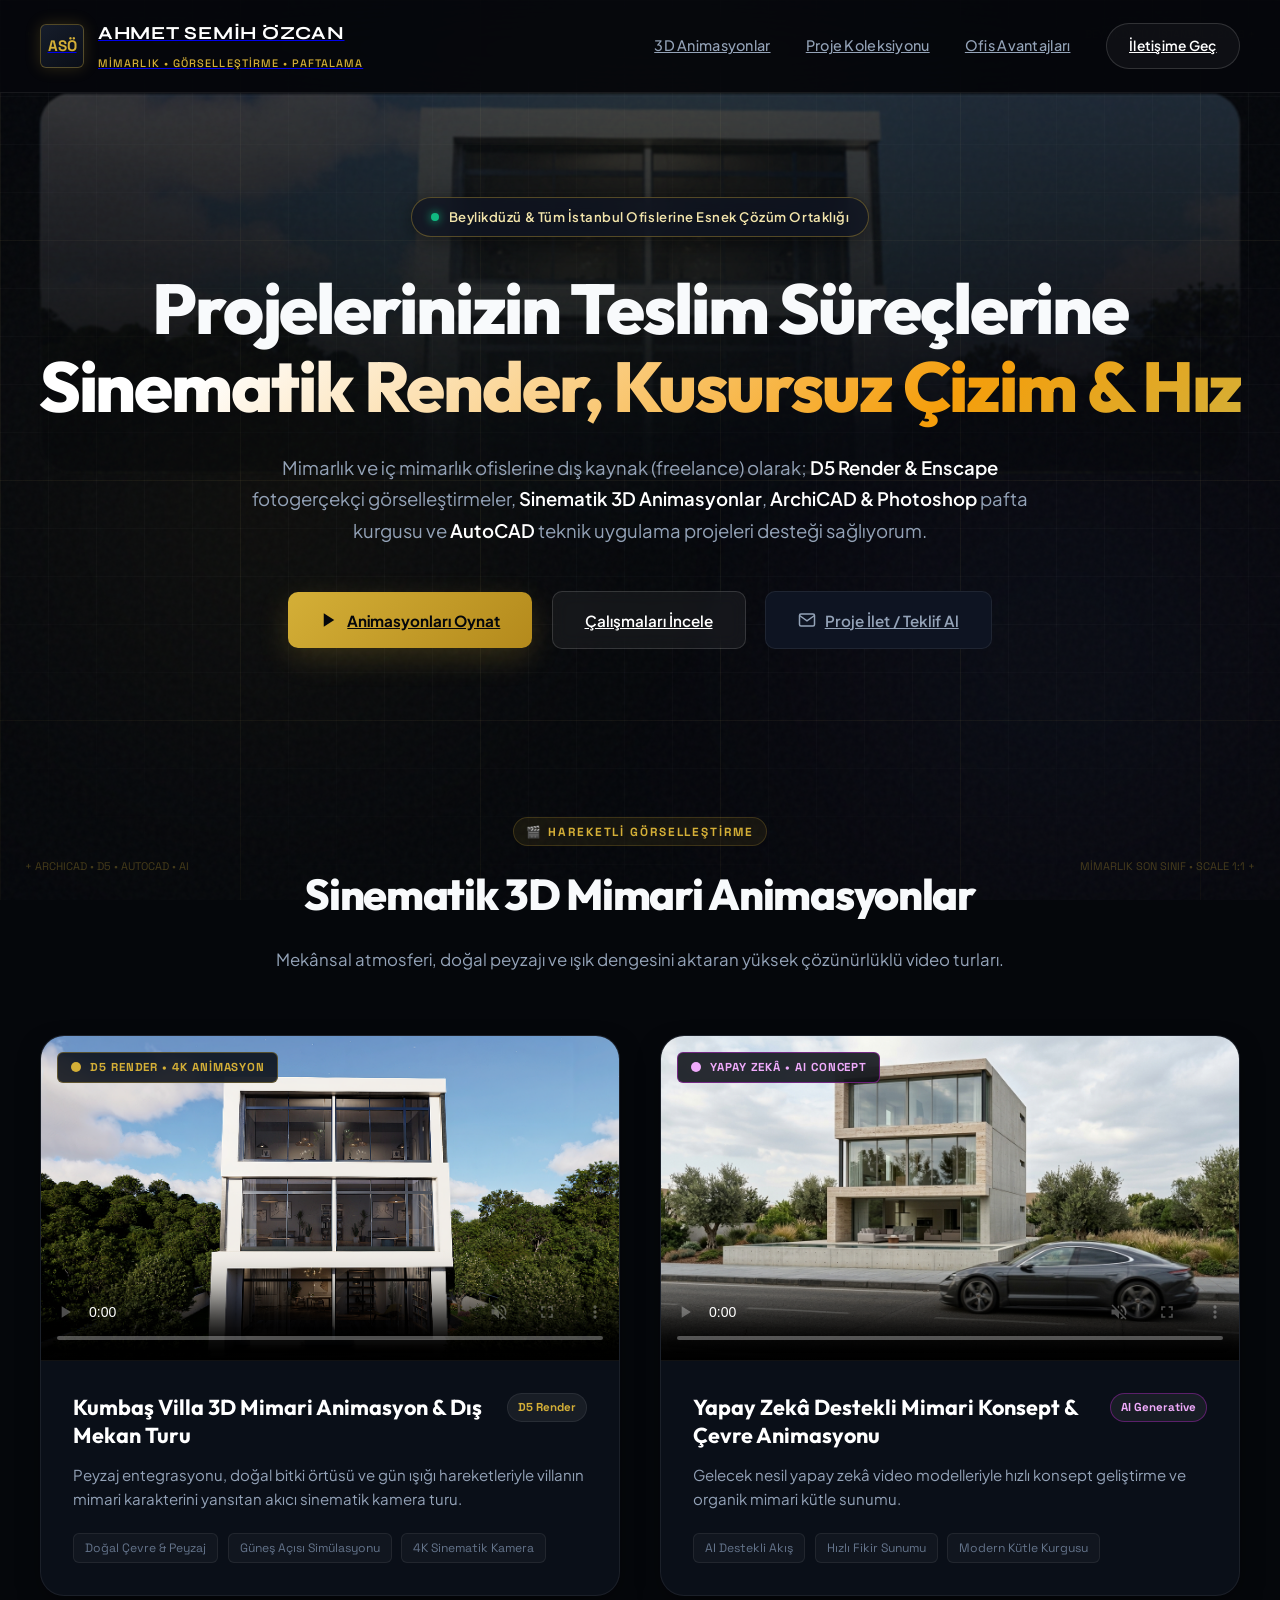
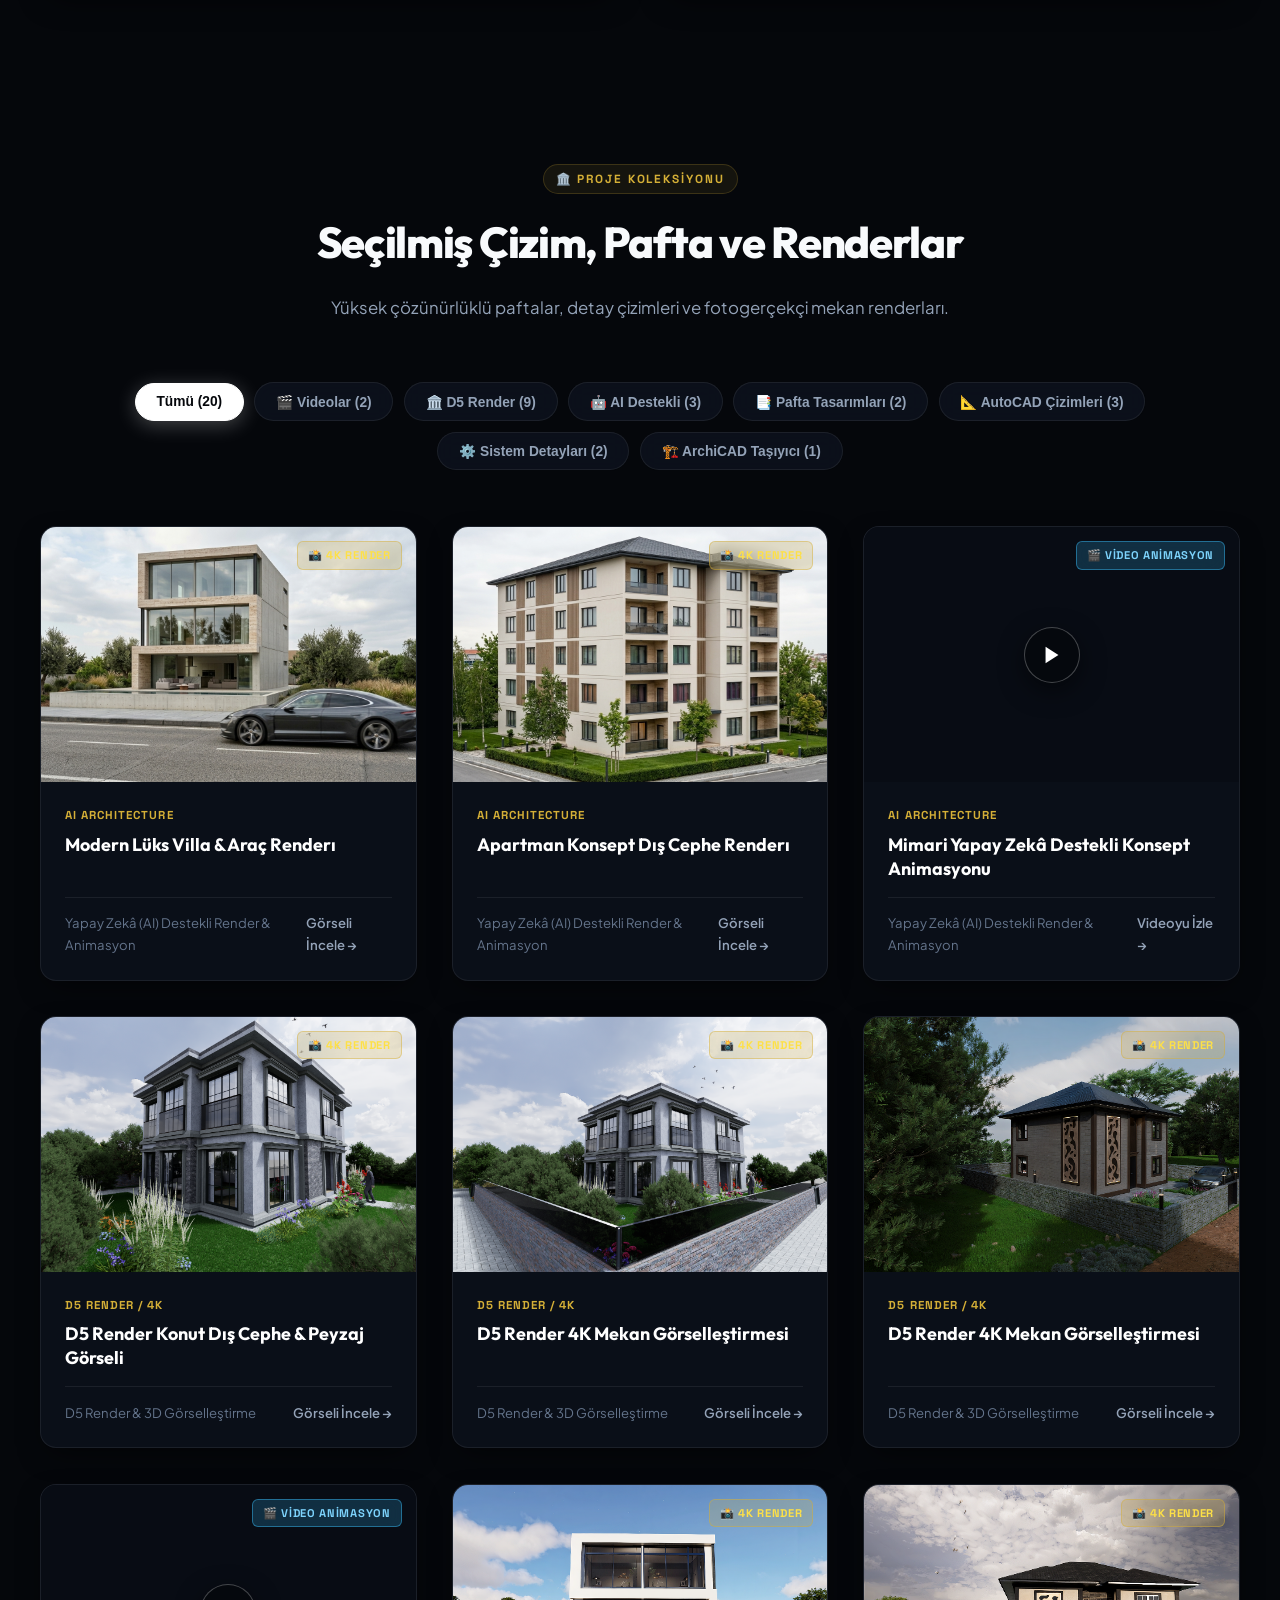
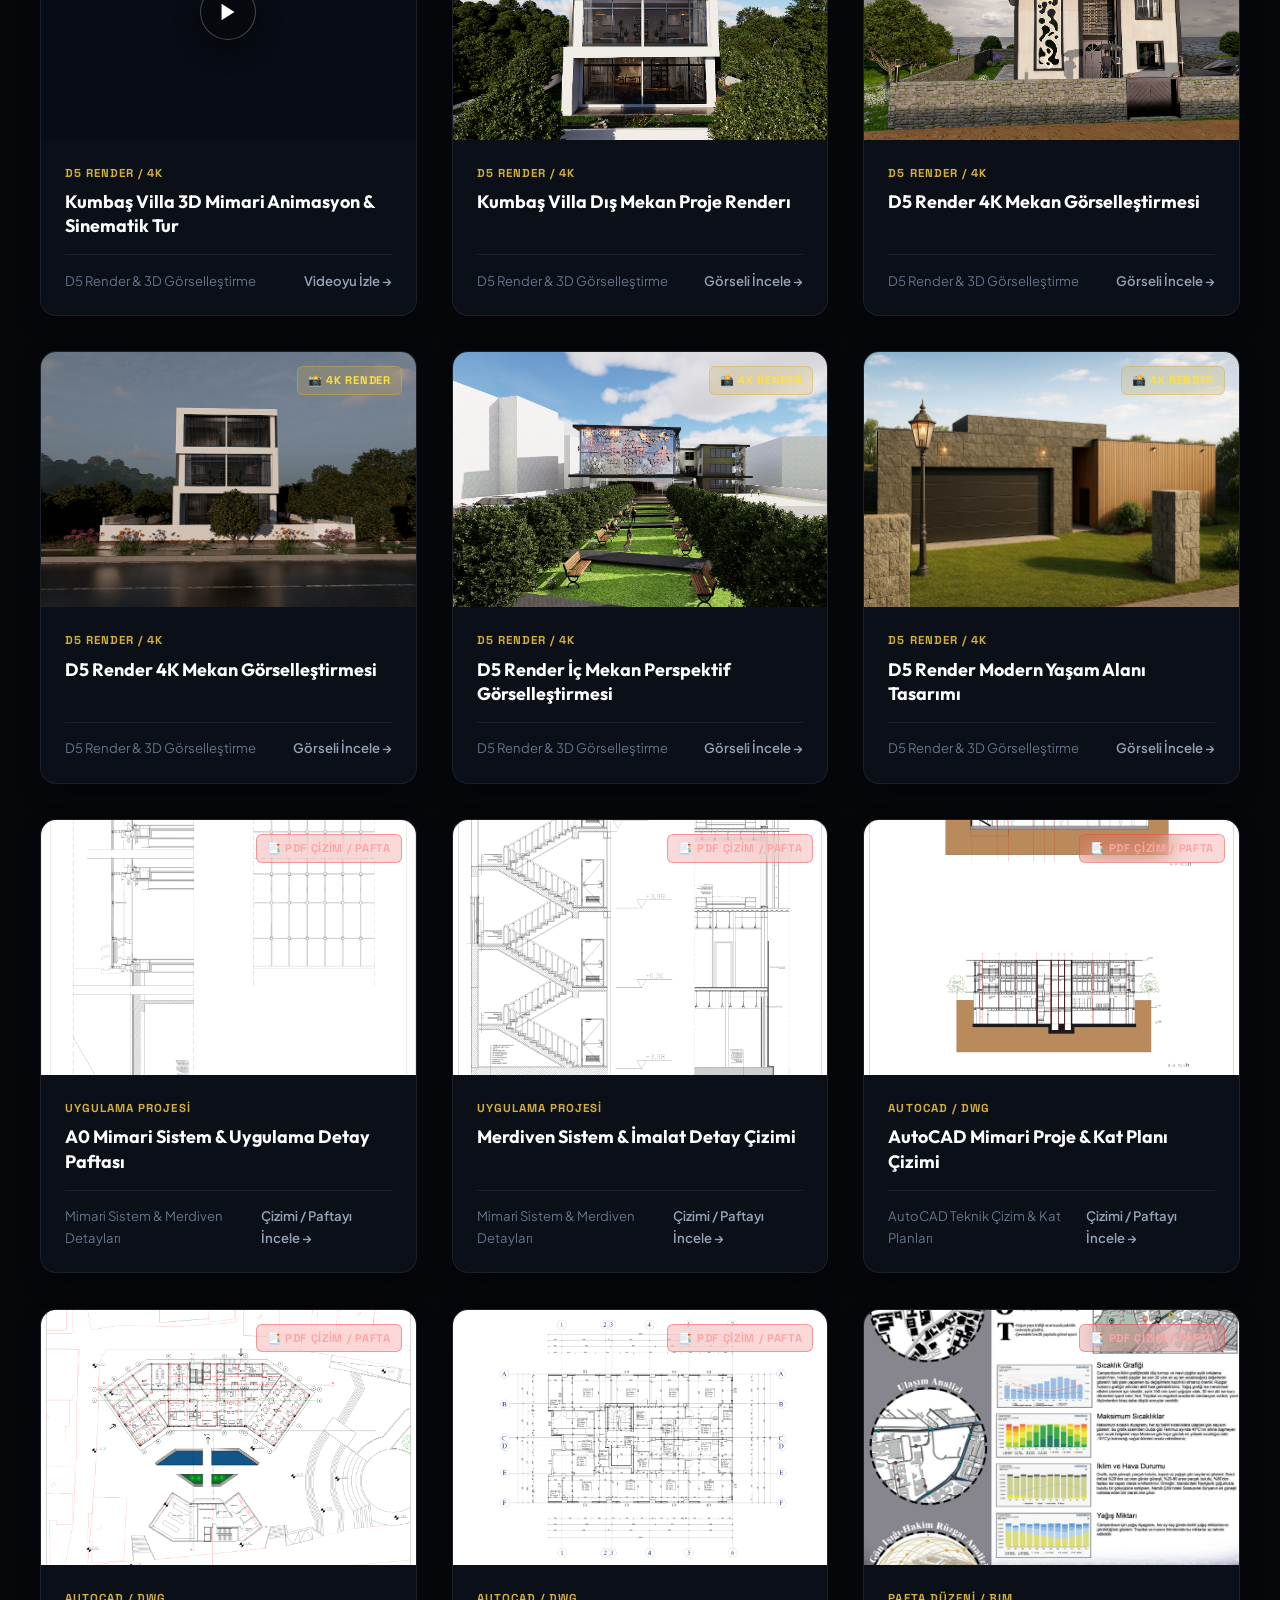
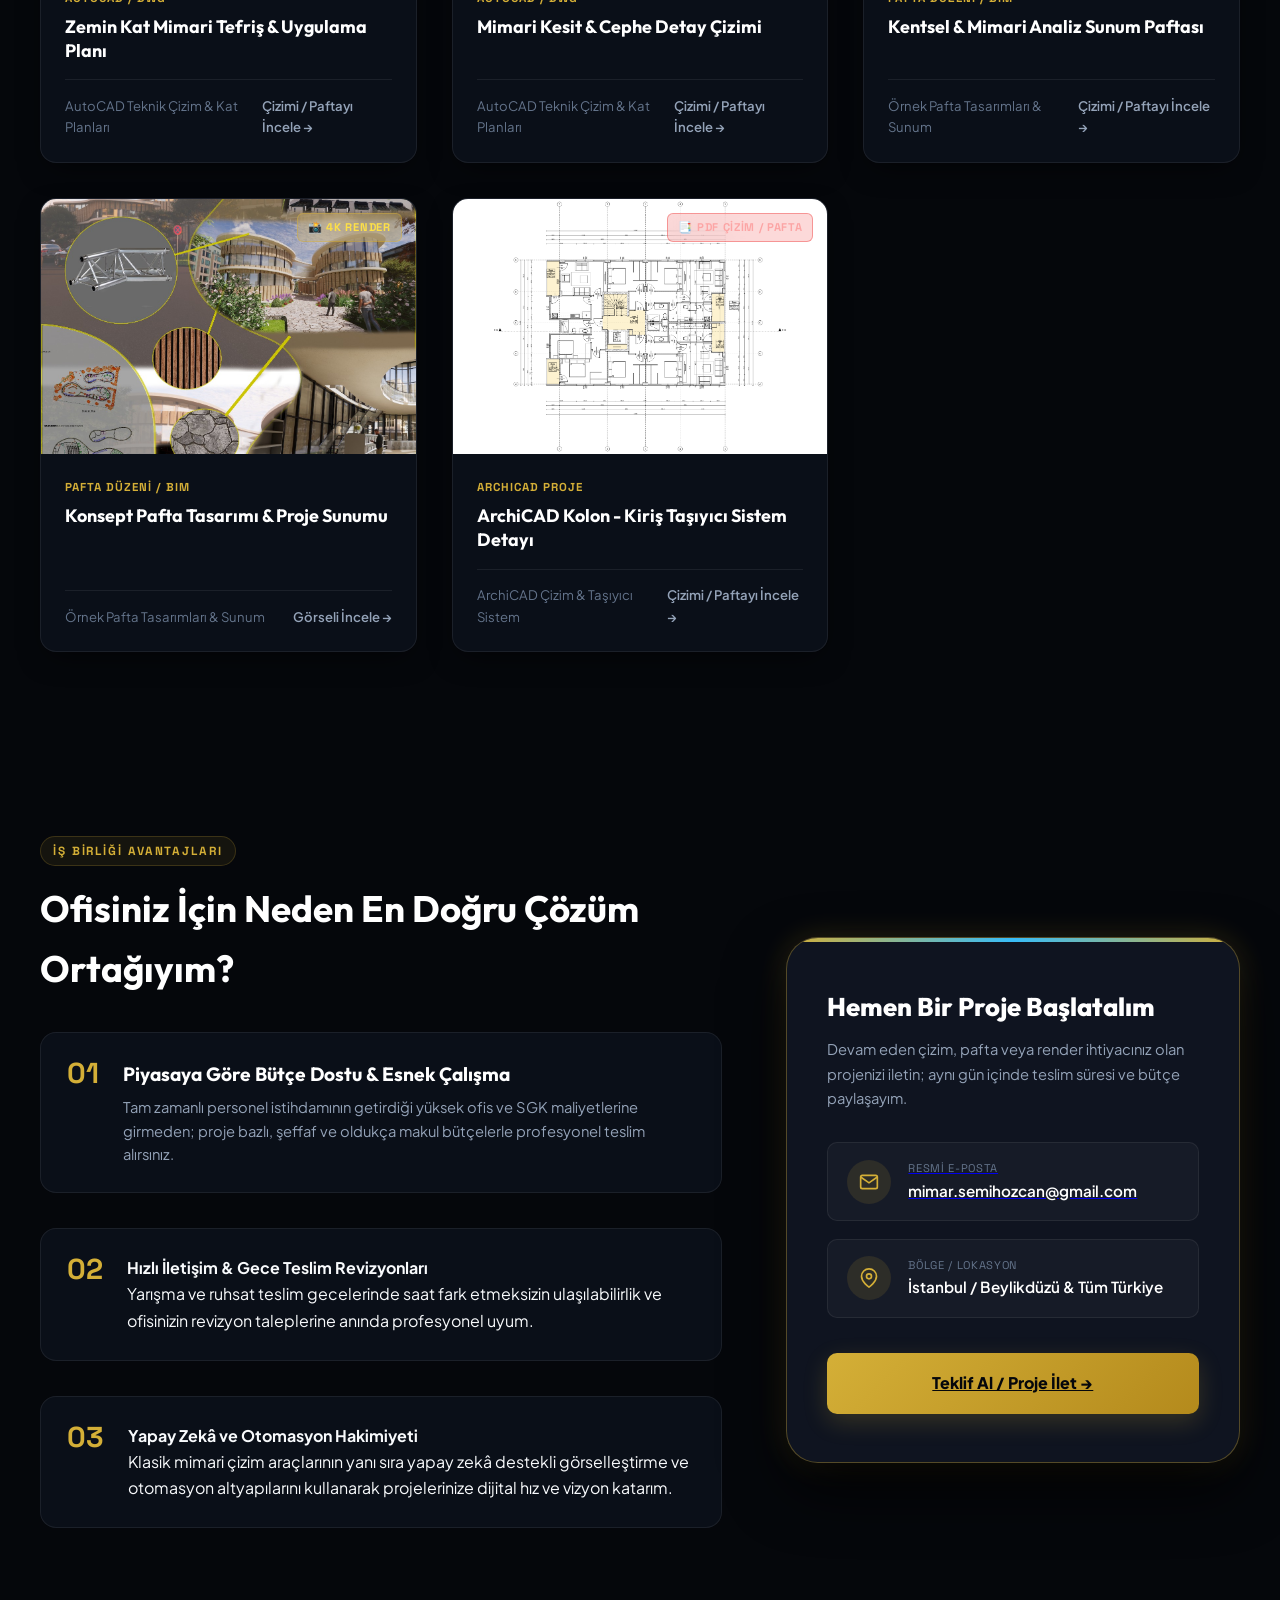
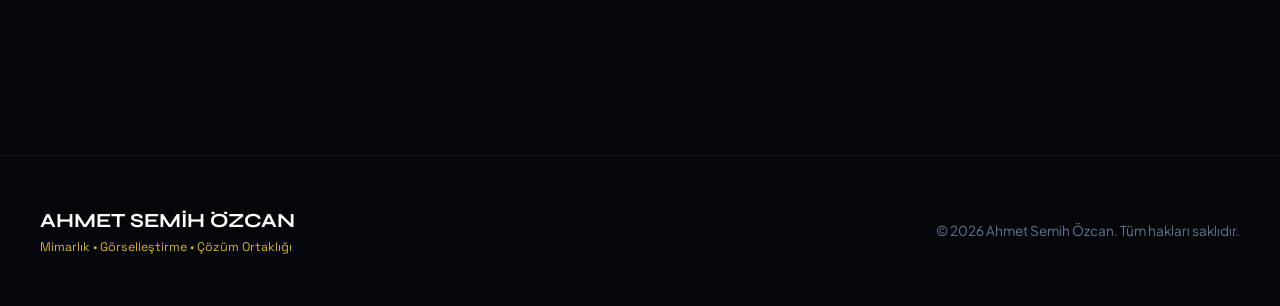
<file: index.html>
<!DOCTYPE html>
<html lang="tr">
<head>
  <meta charset="UTF-8">
  <meta name="viewport" content="width=device-width, initial-scale=1.0">
  <title>Ahmet Semih Özcan | Mimari Tasarım, Render, Animasyon & Çizim Atölyesi</title>
  <meta name="description" content="Ahmet Semih Özcan - Mimari Portfolyo: D5 Render, 3D Sinematik Mimari Animasyonlar, ArchiCAD paftalama, AutoCAD teknik detay projeleri.">
  <link rel="stylesheet" href="./style.css?v=2.3">
  <link rel="stylesheet" href="/style.css?v=2.3">
  <style>
/* === LUXURY ARCHITECTURAL ATELIER - PREMIUM DESIGN SYSTEM === */
@import url('https://fonts.googleapis.com/css2?family=Outfit:wght@300;400;500;600;700;800;900&family=Plus+Jakarta+Sans:ital,wght@0,300;0,400;0,500;0,600;0,700;1,400&family=Syne:wght@500;600;700;800&family=Space+Grotesk:wght@500;700&display=swap');

:root {
  --bg-deep: #05070B;
  --bg-surface: #090D15;
  --bg-surface-elevated: #0F1420;
  --bg-glass: rgba(12, 17, 27, 0.75);
  --bg-glass-card: rgba(15, 21, 33, 0.65);
  
  --border-subtle: rgba(255, 255, 255, 0.07);
  --border-medium: rgba(255, 255, 255, 0.14);
  --border-gold: rgba(212, 175, 55, 0.35);
  --border-gold-hover: rgba(212, 175, 55, 0.7);
  
  --gold: #D4AF37;
  --gold-light: #F3E5AB;
  --gold-glow: rgba(212, 175, 55, 0.2);
  --cyan-accent: #38BDF8;
  --purple-accent: #C026D3;
  
  --text-pure: #FFFFFF;
  --text-heading: #F8FAFC;
  --text-body: #94A3B8;
  --text-muted: #64748B;
  
  --font-display: 'Syne', sans-serif;
  --font-heading: 'Outfit', sans-serif;
  --font-body: 'Plus Jakarta Sans', sans-serif;
  --font-mono: 'Space Grotesk', monospace;
  
  --radius-xs: 6px;
  --radius-sm: 10px;
  --radius-md: 16px;
  --radius-lg: 24px;
  --radius-xl: 32px;
  
  --shadow-card: 0 10px 30px -10px rgba(0, 0, 0, 0.7);
  --shadow-hover: 0 20px 40px -15px rgba(0, 0, 0, 0.9), 0 0 25px rgba(212, 175, 55, 0.15);
  --transition: all 0.35s cubic-bezier(0.16, 1, 0.3, 1);
}

* {
  margin: 0;
  padding: 0;
  box-sizing: border-box;
}

html {
  scroll-behavior: smooth;
}

body {
  font-family: var(--font-body);
  background-color: var(--bg-deep);
  color: var(--text-heading);
  line-height: 1.65;
  overflow-x: hidden;
  position: relative;
}

/* === ARCHITECTURAL BLUEPRINT CANVAS BACKGROUND === */
.bg-canvas-wrapper {
  position: fixed;
  top: 0;
  left: 0;
  width: 100vw;
  height: 100vh;
  z-index: -1;
  pointer-events: none;
  overflow: hidden;
}

/* Subtle drafting grid */
.architectural-grid {
  position: absolute;
  inset: 0;
  background-image: 
    linear-gradient(to right, rgba(255, 255, 255, 0.025) 1px, transparent 1px),
    linear-gradient(to bottom, rgba(255, 255, 255, 0.025) 1px, transparent 1px);
  background-size: 48px 48px;
  mask-image: radial-gradient(ellipse 90% 80% at 50% 30%, #000 60%, transparent 100%);
  -webkit-mask-image: radial-gradient(ellipse 90% 80% at 50% 30%, #000 60%, transparent 100%);
}

/* Macro grid lines */
.architectural-macro-grid {
  position: absolute;
  inset: 0;
  background-image: 
    linear-gradient(to right, rgba(212, 175, 55, 0.04) 1px, transparent 1px),
    linear-gradient(to bottom, rgba(212, 175, 55, 0.04) 1px, transparent 1px);
  background-size: 240px 240px;
}

/* Dramatic Ambient Spotlights (Gallery Lighting) */
.ambient-light-1 {
  position: absolute;
  top: -10%;
  left: 50%;
  transform: translateX(-50%);
  width: 900px;
  height: 550px;
  background: radial-gradient(circle, rgba(212, 175, 55, 0.12) 0%, rgba(56, 189, 248, 0.04) 45%, transparent 75%);
  filter: blur(100px);
}

.ambient-light-2 {
  position: absolute;
  top: 40%;
  right: -10%;
  width: 700px;
  height: 600px;
  background: radial-gradient(circle, rgba(56, 189, 248, 0.06) 0%, rgba(192, 38, 211, 0.03) 50%, transparent 70%);
  filter: blur(120px);
}

.ambient-light-3 {
  position: absolute;
  bottom: 10%;
  left: -10%;
  width: 800px;
  height: 600px;
  background: radial-gradient(circle, rgba(212, 175, 55, 0.07) 0%, transparent 70%);
  filter: blur(120px);
}

/* Subtle Filmic Grain Overlay */
.grain-overlay {
  position: absolute;
  inset: 0;
  opacity: 0.03;
  background-image: url("data:image/svg+xml,%3Csvg viewBox='0 0 200 200' xmlns='http://www.w3.org/2000/svg'%3E%3Cfilter id='noiseFilter'%3E%3CfeTurbulence type='fractalNoise' baseFrequency='0.8' numOctaves='3' stitchTiles='stitch'/%3E%3C/filter%3E%3Crect width='100%25' height='100%25' filter='url(%23noiseFilter)'/%3E%3C/svg%3E");
}

/* Decorative Ruler / Blueprint Ticks */
.blueprint-decorations {
  position: fixed;
  inset: 0;
  z-index: 1;
  pointer-events: none;
}

.decor-crosshair {
  position: absolute;
  color: rgba(212, 175, 55, 0.3);
  font-family: var(--font-mono);
  font-size: 11px;
}

.decor-top-left { top: 25px; left: 25px; }
.decor-top-right { top: 25px; right: 25px; }
.decor-bottom-left { bottom: 25px; left: 25px; }
.decor-bottom-right { bottom: 25px; right: 25px; }

/* === NAVBAR === */
.navbar {
  position: sticky;
  top: 0;
  z-index: 100;
  backdrop-filter: blur(24px);
  -webkit-backdrop-filter: blur(24px);
  background: rgba(5, 7, 11, 0.82);
  border-bottom: 1px solid var(--border-subtle);
  padding: 1.1rem 2.5rem;
}

.nav-container {
  max-width: 1400px;
  margin: 0 auto;
  display: flex;
  justify-content: space-between;
  align-items: center;
}

.brand-logo {
  display: flex;
  align-items: center;
  gap: 14px;
}

.logo-badge {
  width: 44px;
  height: 44px;
  border-radius: var(--radius-xs);
  background: linear-gradient(145deg, #161D2B, #0A0E17);
  border: 1px solid var(--border-gold);
  color: var(--gold);
  display: flex;
  align-items: center;
  justify-content: center;
  font-family: var(--font-mono);
  font-weight: 700;
  font-size: 0.95rem;
  box-shadow: 0 0 16px var(--gold-glow);
}

.brand-title-group .name {
  font-family: var(--font-display);
  font-size: 1.15rem;
  font-weight: 700;
  letter-spacing: 0.04em;
  color: var(--text-pure);
  display: block;
}

.brand-title-group .tagline {
  font-family: var(--font-mono);
  font-size: 0.68rem;
  font-weight: 500;
  color: var(--gold);
  letter-spacing: 0.1em;
  text-transform: uppercase;
}

.nav-links {
  display: flex;
  align-items: center;
  gap: 2.2rem;
}

.nav-links a:not(.nav-cta) {
  color: var(--text-body);
  font-size: 0.9rem;
  font-weight: 500;
  letter-spacing: 0.02em;
  position: relative;
  padding: 4px 0;
}

.nav-links a:not(.nav-cta):hover {
  color: var(--text-pure);
}

.nav-links a:not(.nav-cta)::after {
  content: '';
  position: absolute;
  bottom: 0;
  left: 0;
  width: 0%;
  height: 1px;
  background: var(--gold);
  transition: width 0.3s ease;
}

.nav-links a:not(.nav-cta):hover::after {
  width: 100%;
}

.nav-cta {
  padding: 0.65rem 1.4rem;
  background: rgba(255, 255, 255, 0.04);
  border: 1px solid var(--border-medium);
  border-radius: 40px;
  font-size: 0.86rem;
  font-weight: 600;
  color: var(--text-pure);
  letter-spacing: 0.02em;
}

.nav-cta:hover {
  background: var(--text-pure);
  color: var(--bg-deep);
  border-color: var(--text-pure);
}

/* === CINEMATIC HERO SECTION === */
.hero-section {
  position: relative;
  padding: 6.5rem 2rem 5.5rem;
  max-width: 1280px;
  margin: 0 auto;
  text-align: center;
}

/* Hero Background Render Card Banner */
.hero-backdrop-render {
  position: absolute;
  top: 0;
  left: 50%;
  transform: translateX(-50%);
  width: 95%;
  max-width: 1200px;
  height: 380px;
  border-radius: var(--radius-xl);
  background-image: linear-gradient(180deg, rgba(5, 7, 11, 0.4) 0%, rgba(5, 7, 11, 0.96) 90%), url('./assets/files/d5_kumbag_villa_proje_render.png');
  background-size: cover;
  background-position: center 35%;
  opacity: 0.35;
  filter: blur(1px);
  z-index: 0;
  border: 1px solid var(--border-subtle);
  pointer-events: none;
}

.hero-inner {
  position: relative;
  z-index: 2;
}

.hero-status-pill {
  display: inline-flex;
  align-items: center;
  gap: 10px;
  padding: 0.5rem 1.2rem;
  background: rgba(15, 21, 33, 0.8);
  border: 1px solid var(--border-gold);
  border-radius: 40px;
  backdrop-filter: blur(12px);
  color: var(--gold-light);
  font-size: 0.82rem;
  font-weight: 600;
  letter-spacing: 0.04em;
  margin-bottom: 2rem;
  box-shadow: 0 4px 20px rgba(0, 0, 0, 0.4);
}

.hero-status-pill .indicator {
  width: 8px;
  height: 8px;
  border-radius: 50%;
  background: #10B981;
  box-shadow: 0 0 10px #10B981;
  animation: pulse 2.2s infinite;
}

.hero-headline {
  font-family: var(--font-heading);
  font-size: clamp(2.5rem, 5.5vw, 4.4rem);
  font-weight: 800;
  line-height: 1.12;
  letter-spacing: -0.03em;
  margin-bottom: 1.6rem;
}

.hero-headline .gradient-text {
  background: linear-gradient(135deg, #FFFFFF 15%, #F59E0B 75%, #D4AF37 100%);
  -webkit-background-clip: text;
  background-clip: text;
  -webkit-text-fill-color: transparent;
}

.hero-description {
  font-size: 1.16rem;
  color: var(--text-body);
  max-width: 820px;
  margin: 0 auto 2.8rem;
  line-height: 1.7;
}

.hero-description strong {
  color: #FFF;
  font-weight: 600;
}

.hero-actions-row {
  display: flex;
  justify-content: center;
  align-items: center;
  gap: 1.2rem;
  flex-wrap: wrap;
}

.btn-hero {
  display: inline-flex;
  align-items: center;
  gap: 9px;
  padding: 0.95rem 2rem;
  border-radius: var(--radius-sm);
  font-size: 0.95rem;
  font-weight: 600;
  cursor: pointer;
  border: none;
  transition: var(--transition);
}

.btn-hero-primary {
  background: linear-gradient(135deg, #D4AF37, #B48A1C);
  color: #05070B;
  font-weight: 700;
  box-shadow: 0 10px 30px var(--gold-glow);
}

.btn-hero-primary:hover {
  transform: translateY(-3px);
  box-shadow: 0 15px 35px rgba(212, 175, 55, 0.4);
  color: #000;
}

.btn-hero-secondary {
  background: rgba(255, 255, 255, 0.05);
  border: 1px solid var(--border-medium);
  color: var(--text-pure);
  backdrop-filter: blur(8px);
}

.btn-hero-secondary:hover {
  background: rgba(255, 255, 255, 0.1);
  border-color: rgba(255, 255, 255, 0.3);
  transform: translateY(-3px);
}

.btn-hero-dark {
  background: #0E1422;
  border: 1px solid var(--border-subtle);
  color: var(--text-body);
}

.btn-hero-dark:hover {
  border-color: var(--border-gold);
  color: var(--gold);
  transform: translateY(-3px);
}

/* === SECTION HEADERS === */
.section-header-block {
  text-align: center;
  max-width: 780px;
  margin: 0 auto 3.8rem;
  position: relative;
}

.section-tag {
  display: inline-flex;
  align-items: center;
  gap: 6px;
  font-family: var(--font-mono);
  font-size: 0.74rem;
  font-weight: 700;
  color: var(--gold);
  letter-spacing: 0.16em;
  text-transform: uppercase;
  margin-bottom: 0.8rem;
  background: rgba(212, 175, 55, 0.08);
  padding: 4px 12px;
  border-radius: 20px;
  border: 1px solid rgba(212, 175, 55, 0.2);
}

.section-title {
  font-family: var(--font-heading);
  font-size: clamp(2rem, 4vw, 2.7rem);
  font-weight: 800;
  letter-spacing: -0.03em;
  margin-bottom: 1rem;
}

.section-subtitle {
  color: var(--text-body);
  font-size: 1.05rem;
  line-height: 1.65;
}

/* === FEATURED VIDEO THEATER SECTION === */
.video-theater-section {
  padding: 5rem 2.5rem;
  max-width: 1400px;
  margin: 0 auto;
  position: relative;
}

.video-theater-grid {
  display: grid;
  grid-template-columns: repeat(auto-fit, minmax(520px, 1fr));
  gap: 2.5rem;
}

@media (max-width: 650px) {
  .video-theater-grid { grid-template-columns: 1fr; }
}

.theater-card {
  background: var(--bg-glass-card);
  border: 1px solid var(--border-subtle);
  border-radius: var(--radius-lg);
  overflow: hidden;
  backdrop-filter: blur(16px);
  -webkit-backdrop-filter: blur(16px);
  box-shadow: var(--shadow-card);
  transition: var(--transition);
  display: flex;
  flex-direction: column;
  position: relative;
}

.theater-card:hover {
  border-color: var(--border-gold-hover);
  transform: translateY(-5px);
  box-shadow: var(--shadow-hover);
}

.theater-screen-wrap {
  position: relative;
  width: 100%;
  aspect-ratio: 16 / 9;
  background: #000;
  overflow: hidden;
  border-bottom: 1px solid var(--border-subtle);
}

.theater-screen-wrap video {
  width: 100%;
  height: 100%;
  object-fit: cover;
  display: block;
}

.theater-live-tag {
  position: absolute;
  top: 16px;
  left: 16px;
  z-index: 3;
  display: flex;
  align-items: center;
  gap: 8px;
  padding: 5px 12px;
  border-radius: var(--radius-xs);
  background: rgba(7, 10, 17, 0.85);
  border: 1px solid var(--border-gold);
  backdrop-filter: blur(10px);
  font-family: var(--font-mono);
  font-size: 0.72rem;
  font-weight: 700;
  color: var(--gold);
  letter-spacing: 0.08em;
}

.theater-live-tag.ai-tag {
  border-color: rgba(192, 38, 211, 0.5);
  color: #F0ABFC;
}

.theater-content-box {
  padding: 2rem;
  display: flex;
  flex-direction: column;
  flex-grow: 1;
}

.theater-heading-row {
  display: flex;
  justify-content: space-between;
  align-items: flex-start;
  gap: 1rem;
  margin-bottom: 0.85rem;
}

.theater-heading-row h3 {
  font-family: var(--font-heading);
  font-size: 1.35rem;
  font-weight: 700;
  color: var(--text-pure);
  line-height: 1.3;
}

.theater-type-badge {
  flex-shrink: 0;
  font-family: var(--font-mono);
  font-size: 0.72rem;
  font-weight: 700;
  padding: 4px 10px;
  border-radius: 20px;
  background: rgba(255, 255, 255, 0.06);
  border: 1px solid var(--border-subtle);
  color: var(--gold);
}

.theater-description {
  font-size: 0.94rem;
  color: var(--text-body);
  margin-bottom: 1.4rem;
  flex-grow: 1;
  line-height: 1.6;
}

.theater-specs-row {
  display: flex;
  gap: 0.6rem;
  flex-wrap: wrap;
}

.theater-specs-row span {
  font-size: 0.76rem;
  font-family: var(--font-mono);
  padding: 4px 11px;
  background: rgba(255, 255, 255, 0.03);
  border: 1px solid var(--border-subtle);
  border-radius: var(--radius-xs);
  color: var(--text-muted);
}

/* === GALLERY & CATEGORY FILTERS === */
.gallery-section {
  padding: 5.5rem 2.5rem;
  max-width: 1400px;
  margin: 0 auto;
}

.category-filter-bar {
  display: flex;
  justify-content: center;
  align-items: center;
  gap: 0.65rem;
  flex-wrap: wrap;
  margin-bottom: 3.5rem;
}

.cat-btn {
  background: rgba(15, 21, 33, 0.7);
  border: 1px solid var(--border-subtle);
  color: var(--text-body);
  padding: 0.65rem 1.3rem;
  border-radius: 40px;
  font-size: 0.86rem;
  font-weight: 600;
  cursor: pointer;
  backdrop-filter: blur(10px);
  transition: var(--transition);
}

.cat-btn:hover {
  background: rgba(255, 255, 255, 0.08);
  border-color: var(--border-medium);
  color: var(--text-pure);
}

.cat-btn.active {
  background: var(--text-pure);
  color: var(--bg-deep);
  border-color: var(--text-pure);
  box-shadow: 0 4px 20px rgba(255, 255, 255, 0.25);
  font-weight: 700;
}

.gallery-grid-container {
  display: grid;
  grid-template-columns: repeat(auto-fill, minmax(360px, 1fr));
  gap: 2.2rem;
}

@media (max-width: 450px) {
  .gallery-grid-container { grid-template-columns: 1fr; }
}

/* === GALLERY ITEM CARD === */
.project-card {
  background: var(--bg-glass-card);
  border: 1px solid var(--border-subtle);
  border-radius: var(--radius-md);
  overflow: hidden;
  backdrop-filter: blur(14px);
  -webkit-backdrop-filter: blur(14px);
  box-shadow: var(--shadow-card);
  transition: var(--transition);
  cursor: pointer;
  display: flex;
  flex-direction: column;
}

.project-card:hover {
  transform: translateY(-6px);
  border-color: var(--border-gold-hover);
  box-shadow: var(--shadow-hover);
}

.card-media-wrap {
  width: 100%;
  height: 255px;
  position: relative;
  overflow: hidden;
  background: #080C14;
}

.card-media-wrap img, 
.card-media-wrap video {
  width: 100%;
  height: 100%;
  object-fit: cover;
  transition: transform 0.6s cubic-bezier(0.16, 1, 0.3, 1);
}

.project-card:hover .card-media-wrap img {
  transform: scale(1.06);
}

.type-indicator-badge {
  position: absolute;
  top: 14px;
  right: 14px;
  padding: 4px 10px;
  border-radius: var(--radius-xs);
  font-family: var(--font-mono);
  font-size: 0.7rem;
  font-weight: 700;
  text-transform: uppercase;
  letter-spacing: 0.06em;
  backdrop-filter: blur(12px);
  z-index: 2;
}

.type-pdf {
  background: rgba(239, 68, 68, 0.2);
  border: 1px solid rgba(239, 68, 68, 0.45);
  color: #FCA5A5;
}

.type-video {
  background: rgba(56, 189, 248, 0.2);
  border: 1px solid rgba(56, 189, 248, 0.45);
  color: #7DD3FC;
}

.type-image {
  background: rgba(212, 175, 55, 0.2);
  border: 1px solid rgba(212, 175, 55, 0.45);
  color: #FDE047;
}

.play-icon-overlay {
  position: absolute;
  top: 50%;
  left: 50%;
  transform: translate(-50%, -50%);
  width: 56px;
  height: 56px;
  border-radius: 50%;
  background: rgba(5, 7, 11, 0.75);
  border: 1px solid rgba(255, 255, 255, 0.25);
  display: flex;
  align-items: center;
  justify-content: center;
  color: #FFF;
  transition: var(--transition);
  z-index: 2;
  box-shadow: 0 8px 24px rgba(0, 0, 0, 0.5);
}

.project-card:hover .play-icon-overlay {
  transform: translate(-50%, -50%) scale(1.15);
  background: var(--gold);
  color: #000;
  border-color: var(--gold);
  box-shadow: 0 0 25px var(--gold-glow);
}

.card-details {
  padding: 1.5rem;
  display: flex;
  flex-direction: column;
  flex-grow: 1;
}

.card-category-tag {
  font-family: var(--font-mono);
  font-size: 0.72rem;
  font-weight: 700;
  color: var(--gold);
  letter-spacing: 0.09em;
  text-transform: uppercase;
  margin-bottom: 0.45rem;
}

.card-details h4 {
  font-family: var(--font-heading);
  font-size: 1.12rem;
  font-weight: 700;
  color: var(--text-pure);
  margin-bottom: 1rem;
  line-height: 1.35;
}

.card-footer-action {
  margin-top: auto;
  display: flex;
  justify-content: space-between;
  align-items: center;
  padding-top: 0.9rem;
  border-top: 1px solid var(--border-subtle);
  font-size: 0.82rem;
  color: var(--text-muted);
}

.card-footer-action .action-text {
  color: var(--text-body);
  font-weight: 600;
  transition: var(--transition);
}

.project-card:hover .card-footer-action .action-text {
  color: var(--gold);
  transform: translateX(3px);
}

/* === WHY CHOOSE SEMIH SECTION === */
.value-proposition-section {
  padding: 6rem 2.5rem;
  max-width: 1400px;
  margin: 0 auto;
}

.value-grid-layout {
  display: grid;
  grid-template-columns: 1.2fr 0.8fr;
  gap: 4rem;
  align-items: center;
}

@media (max-width: 950px) {
  .value-grid-layout { grid-template-columns: 1fr; }
}

.value-card-item {
  display: flex;
  gap: 1.5rem;
  margin-bottom: 2.2rem;
  background: var(--bg-glass-card);
  border: 1px solid var(--border-subtle);
  border-radius: var(--radius-md);
  padding: 1.6rem;
  transition: var(--transition);
}

.value-card-item:hover {
  border-color: var(--border-gold);
  transform: translateX(6px);
}

.val-num {
  font-family: var(--font-mono);
  font-size: 1.8rem;
  font-weight: 800;
  color: var(--gold);
  line-height: 1;
}

.val-text h4 {
  font-family: var(--font-heading);
  font-size: 1.2rem;
  font-weight: 700;
  color: var(--text-pure);
  margin-bottom: 0.35rem;
}

.val-text p {
  font-size: 0.92rem;
  color: var(--text-body);
  line-height: 1.6;
}

/* Right Side Contact Widget */
.contact-atelier-widget {
  background: var(--bg-surface-elevated);
  border: 1px solid var(--border-gold);
  border-radius: var(--radius-xl);
  padding: 3rem 2.5rem;
  box-shadow: 0 25px 60px rgba(0, 0, 0, 0.8), 0 0 30px var(--gold-glow);
  position: relative;
  overflow: hidden;
}

.contact-atelier-widget::before {
  content: '';
  position: absolute;
  top: 0;
  left: 0;
  right: 0;
  height: 4px;
  background: linear-gradient(90deg, var(--gold), var(--cyan-accent), var(--gold));
}

.widget-title {
  font-family: var(--font-heading);
  font-size: 1.6rem;
  font-weight: 800;
  color: var(--text-pure);
  margin-bottom: 0.6rem;
}

.widget-subtitle {
  font-size: 0.92rem;
  color: var(--text-body);
  margin-bottom: 2rem;
}

.widget-details-list {
  display: flex;
  flex-direction: column;
  gap: 1.1rem;
  margin-bottom: 2.2rem;
}

.detail-row-box {
  display: flex;
  align-items: center;
  gap: 1.1rem;
  padding: 1rem 1.2rem;
  background: rgba(255, 255, 255, 0.03);
  border-radius: var(--radius-sm);
  border: 1px solid var(--border-subtle);
}

.detail-icon-circle {
  width: 44px;
  height: 44px;
  border-radius: 50%;
  background: rgba(212, 175, 55, 0.12);
  color: var(--gold);
  display: flex;
  align-items: center;
  justify-content: center;
  flex-shrink: 0;
}

.detail-text-col .label {
  display: block;
  font-family: var(--font-mono);
  font-size: 0.7rem;
  color: var(--text-muted);
  text-transform: uppercase;
  letter-spacing: 0.06em;
}

.detail-text-col .value {
  font-size: 0.95rem;
  font-weight: 600;
  color: var(--text-pure);
}

.btn-contact-submit {
  width: 100%;
  display: inline-flex;
  align-items: center;
  justify-content: center;
  gap: 10px;
  padding: 1.1rem;
  border-radius: var(--radius-sm);
  background: linear-gradient(135deg, #D4AF37, #B48A1C);
  color: #05070B;
  font-weight: 800;
  font-size: 1rem;
  border: none;
  cursor: pointer;
  transition: var(--transition);
  box-shadow: 0 8px 24px var(--gold-glow);
}

.btn-contact-submit:hover {
  transform: translateY(-3px);
  box-shadow: 0 14px 35px rgba(212, 175, 55, 0.45);
}

/* === FOOTER === */
.atelier-footer {
  border-top: 1px solid var(--border-subtle);
  padding: 3rem 2.5rem;
  margin-top: 6rem;
  background: rgba(5, 7, 11, 0.9);
}

.footer-inner {
  max-width: 1400px;
  margin: 0 auto;
  display: flex;
  justify-content: space-between;
  align-items: center;
  flex-wrap: wrap;
  gap: 1.5rem;
}

.footer-brand h4 {
  font-family: var(--font-display);
  font-size: 1.25rem;
  color: var(--text-pure);
}

.footer-brand p {
  font-family: var(--font-mono);
  font-size: 0.78rem;
  color: var(--gold);
}

.footer-copy {
  font-size: 0.85rem;
  color: var(--text-muted);
}

/* === FULLSCREEN CINEMA MODAL === */
.media-modal {
  display: none;
  position: fixed;
  inset: 0;
  z-index: 1000;
  align-items: center;
  justify-content: center;
}

.media-modal.active {
  display: flex;
}

.modal-backdrop {
  position: absolute;
  inset: 0;
  background: rgba(0, 0, 0, 0.92);
  backdrop-filter: blur(16px);
  -webkit-backdrop-filter: blur(16px);
}

.modal-content-wrap {
  position: relative;
  z-index: 10;
  width: 94%;
  max-width: 1180px;
  max-height: 92vh;
  background: #090D15;
  border: 1px solid var(--border-gold);
  border-radius: var(--radius-lg);
  overflow: hidden;
  display: flex;
  flex-direction: column;
  box-shadow: 0 30px 80px rgba(0, 0, 0, 0.95), 0 0 35px var(--gold-glow);
}

.modal-close-btn {
  position: absolute;
  top: 16px;
  right: 16px;
  width: 44px;
  height: 44px;
  border-radius: 50%;
  background: rgba(0, 0, 0, 0.7);
  border: 1px solid var(--border-medium);
  color: #FFF;
  display: flex;
  align-items: center;
  justify-content: center;
  cursor: pointer;
  z-index: 25;
  transition: var(--transition);
}

.modal-close-btn:hover {
  background: var(--gold);
  color: #000;
  transform: rotate(90deg);
}

.modal-body {
  width: 100%;
  height: 68vh;
  background: #000;
  display: flex;
  align-items: center;
  justify-content: center;
  overflow: hidden;
}

.modal-body img {
  max-width: 100%;
  max-height: 100%;
  object-fit: contain;
}

.modal-body video {
  width: 100%;
  height: 100%;
  max-height: 68vh;
  object-fit: contain;
}

.modal-body iframe {
  width: 100%;
  height: 100%;
  border: none;
}

.modal-footer {
  padding: 1.3rem 2rem;
  display: flex;
  justify-content: space-between;
  align-items: center;
  background: #0D121D;
  border-top: 1px solid var(--border-subtle);
  flex-wrap: wrap;
  gap: 1rem;
}

.modal-badge {
  font-family: var(--font-mono);
  font-size: 0.74rem;
  font-weight: 700;
  color: var(--gold);
  letter-spacing: 0.08em;
  text-transform: uppercase;
}

.modal-meta h3 {
  font-family: var(--font-heading);
  font-size: 1.25rem;
  color: #FFF;
  margin-top: 2px;
}

/* === COMPREHENSIVE MOBILE RESPONSIVE DESIGN (PHONES & TABLETS) === */
@media (max-width: 900px) {
  .navbar {
    padding: 0.9rem 1.2rem;
  }
  .nav-links {
    gap: 1rem;
  }
  .nav-links a:not(.nav-cta) {
    font-size: 0.8rem;
  }
  .nav-cta {
    padding: 0.5rem 1rem;
    font-size: 0.8rem;
  }
  .blueprint-decorations {
    display: none; /* Hide coordinate overlays on small screens */
  }
  .video-theater-section,
  .gallery-section,
  .services-contact-section {
    padding: 3.5rem 1.2rem;
  }
}

@media (max-width: 640px) {
  .navbar {
    padding: 0.75rem 1rem;
  }
  .nav-container {
    flex-direction: column;
    gap: 0.75rem;
    align-items: center;
  }
  .brand-logo {
    justify-content: center;
  }
  .brand-title-group .name {
    font-size: 1rem;
  }
  .brand-title-group .tagline {
    font-size: 0.62rem;
  }
  .nav-links {
    display: flex;
    justify-content: center;
    flex-wrap: wrap;
    gap: 0.5rem;
    width: 100%;
  }
  .nav-links a:not(.nav-cta) {
    font-size: 0.76rem;
    padding: 4px 6px;
  }
  .nav-cta {
    font-size: 0.76rem;
    padding: 0.4rem 0.85rem;
  }

  .hero-section {
    padding: 3rem 1rem 2.5rem;
  }
  .hero-status-pill {
    font-size: 0.72rem;
    padding: 0.4rem 0.9rem;
    margin-bottom: 1.4rem;
  }
  .hero-headline {
    font-size: 1.85rem;
    line-height: 1.2;
    margin-bottom: 1.2rem;
  }
  .hero-description {
    font-size: 0.94rem;
    margin-bottom: 1.8rem;
    line-height: 1.6;
  }
  .hero-actions-row {
    flex-direction: column;
    width: 100%;
    gap: 0.75rem;
  }
  .btn-hero {
    width: 100%;
    justify-content: center;
    padding: 0.85rem 1.2rem;
    font-size: 0.9rem;
  }

  /* Video Theater on mobile */
  .video-theater-section {
    padding: 3rem 1rem;
  }
  .video-theater-grid {
    grid-template-columns: 1fr;
    gap: 1.5rem;
  }
  .theater-content-box {
    padding: 1.2rem;
  }
  .theater-heading-row {
    flex-direction: column;
    gap: 0.4rem;
  }
  .theater-heading-row h3 {
    font-size: 1.15rem;
  }
  .theater-specs-row span {
    font-size: 0.7rem;
    padding: 3px 8px;
  }

  /* Gallery filters on mobile */
  .gallery-section {
    padding: 3rem 1rem;
  }
  .category-filter-bar {
    gap: 0.4rem;
    margin-bottom: 2rem;
  }
  .cat-btn {
    padding: 0.45rem 0.85rem;
    font-size: 0.76rem;
  }

  /* Gallery Grid on mobile */
  .gallery-grid-container {
    grid-template-columns: 1fr;
    gap: 1.4rem;
  }
  .card-media-wrap {
    height: 210px;
  }
  .card-details {
    padding: 1.1rem;
  }
  .card-title {
    font-size: 1.05rem;
  }
  .card-meta {
    font-size: 0.82rem;
  }

  /* Contact Widget on mobile */
  .contact-atelier-widget {
    padding: 1.8rem 1.2rem;
  }
  .widget-title {
    font-size: 1.3rem;
  }
  .detail-row-box {
    padding: 0.75rem 0.9rem;
  }

  /* Modal on mobile */
  .modal-content-wrap {
    width: 96%;
    max-height: 94vh;
    border-radius: var(--radius-md);
  }
  .modal-body {
    height: 52vh;
  }
  .modal-body video {
    max-height: 52vh;
  }
  .modal-footer {
    padding: 1rem;
    flex-direction: column;
    align-items: stretch;
    gap: 0.8rem;
  }
  .modal-meta h3 {
    font-size: 1.05rem;
  }
  #modalActions {
    display: flex;
    flex-direction: column;
    gap: 0.5rem;
  }
  #modalActions .btn {
    width: 100%;
    text-align: center;
    padding: 0.7rem !important;
  }
}


  </style>
</head>
<body>
  <!-- MİMARİ BLUEPRINT VE IŞIK ARKA PLANI -->
  <div class="bg-canvas-wrapper">
    <div class="architectural-grid"></div>
    <div class="architectural-macro-grid"></div>
    <div class="ambient-light-1"></div>
    <div class="ambient-light-2"></div>
    <div class="ambient-light-3"></div>
    <div class="grain-overlay"></div>
  </div>

  <!-- MİMARİ KOORDİNAT VE KOT ÇİZGİLERİ -->
  <div class="blueprint-decorations">
    <div class="decor-crosshair decor-top-left">+ 41°00'N 28°58'E &bull; ATELIER ÖZCAN</div>
    <div class="decor-crosshair decor-top-right">BEYLİKDÜZÜ / İSTANBUL &bull; 2026 +</div>
    <div class="decor-crosshair decor-bottom-left">+ ARCHICAD &bull; D5 &bull; AUTOCAD &bull; AI</div>
    <div class="decor-crosshair decor-bottom-right">MİMARLIK SON SINIF &bull; SCALE 1:1 +</div>
  </div>

  <!-- NAVBAR -->
  <header class="navbar">
    <div class="nav-container">
      <a href="#" class="brand-logo">
        <div class="logo-badge">ASÖ</div>
        <div class="brand-title-group">
          <span class="name">AHMET SEMİH ÖZCAN</span>
          <span class="tagline">MİMARLIK &bull; GÖRSELLEŞTİRME &bull; PAFTALAMA</span>
        </div>
      </a>
      <nav class="nav-links">
        <a href="#animasyonlar">3D Animasyonlar</a>
        <a href="#projeler">Proje Koleksiyonu</a>
        <a href="#hakkimda">Ofis Avantajları</a>
        <a href="#iletisim" class="nav-cta">İletişime Geç</a>
      </nav>
    </div>
  </header>

  <!-- CINEMATIC HERO SECTION -->
  <section class="hero-section">
    <div class="hero-backdrop-render"></div>
    <div class="hero-inner">
      <div class="hero-status-pill">
        <span class="indicator"></span>
        <span>Beylikdüzü & Tüm İstanbul Ofislerine Esnek Çözüm Ortaklığı</span>
      </div>
      <h1 class="hero-headline">
        Projelerinizin Teslim Süreçlerine <br>
        <span class="gradient-text">Sinematik Render, Kusursuz Çizim & Hız</span>
      </h1>
      <p class="hero-description">
        Mimarlık ve iç mimarlık ofislerine dış kaynak (freelance) olarak; 
        <strong>D5 Render & Enscape</strong> fotogerçekçi görselleştirmeler, 
        <strong>Sinematik 3D Animasyonlar</strong>, <strong>ArchiCAD & Photoshop</strong> pafta kurgusu ve 
        <strong>AutoCAD</strong> teknik uygulama projeleri desteği sağlıyorum.
      </p>
      <div class="hero-actions-row">
        <a href="#animasyonlar" class="btn-hero btn-hero-primary">
          <svg width="18" height="18" viewBox="0 0 24 24" fill="currentColor"><polygon points="5 3 19 12 5 21 5 3"></polygon></svg>
          Animasyonları Oynat
        </a>
        <a href="#projeler" class="btn-hero btn-hero-secondary">
          Çalışmaları İncele
        </a>
        <a href="mailto:mimar.semihozcan@gmail.com?subject=Mimari%20Proje%20Teklifi" class="btn-hero btn-hero-dark">
          <svg width="18" height="18" viewBox="0 0 24 24" fill="none" stroke="currentColor" stroke-width="2"><path d="M4 4h16c1.1 0 2 .9 2 2v12c0 1.1-.9 2-2 2H4c-1.1 0-2-.9-2-2V6c0-1.1.9-2 2-2z"></path><polyline points="22,6 12,13 2,6"></polyline></svg>
          Proje İlet / Teklif Al
        </a>
      </div>
    </div>
  </section>

  <!-- SİNEMATİK VİDEOLAR THEATER BÖLÜMÜ -->
  <section id="animasyonlar" class="video-theater-section">
    <div class="section-header-block">
      <span class="section-tag">🎬 HAREKETLİ GÖRSELLEŞTİRME</span>
      <h2 class="section-title">Sinematik 3D Mimari Animasyonlar</h2>
      <p class="section-subtitle">Mekânsal atmosferi, doğal peyzajı ve ışık dengesini aktaran yüksek çözünürlüklü video turları.</p>
    </div>

    <div class="video-theater-grid">
      <!-- Video 1: Kumbaş Villa -->
      <div class="theater-card">
        <div class="theater-screen-wrap">
          <video id="v1" playsinline loop muted controls preload="metadata" poster="./assets/files/d5_kumbag_villa_proje_render.png">
            <source src="./assets/files/d5_kumbag_villa_2.mp4" type="video/mp4">
          </video>
          <div class="theater-live-tag">
            <svg width="12" height="12" viewBox="0 0 24 24" fill="currentColor"><circle cx="12" cy="12" r="10"></circle></svg>
            D5 RENDER &bull; 4K ANİMASYON
          </div>
        </div>
        <div class="theater-content-box">
          <div class="theater-heading-row">
            <h3>Kumbaş Villa 3D Mimari Animasyon & Dış Mekan Turu</h3>
            <span class="theater-type-badge">D5 Render</span>
          </div>
          <p class="theater-description">
            Peyzaj entegrasyonu, doğal bitki örtüsü ve gün ışığı hareketleriyle villanın mimari karakterini yansıtan akıcı sinematik kamera turu.
          </p>
          <div class="theater-specs-row">
            <span>Doğal Çevre & Peyzaj</span>
            <span>Güneş Açısı Simülasyonu</span>
            <span>4K Sinematik Kamera</span>
          </div>
        </div>
      </div>

      <!-- Video 2: AI Mimari Konsept -->
      <div class="theater-card">
        <div class="theater-screen-wrap">
          <video id="v2" playsinline loop muted controls preload="metadata" poster="./assets/files/ai_render_01_villa_porsche.jpg">
            <source src="./assets/files/ai_WhatsApp_Video_2026-09-08_at_23.53.28.mp4" type="video/mp4">
          </video>
          <div class="theater-live-tag ai-tag">
            <svg width="12" height="12" viewBox="0 0 24 24" fill="currentColor"><circle cx="12" cy="12" r="10"></circle></svg>
            YAPAY ZEKÂ &bull; AI CONCEPT
          </div>
        </div>
        <div class="theater-content-box">
          <div class="theater-heading-row">
            <h3>Yapay Zekâ Destekli Mimari Konsept & Çevre Animasyonu</h3>
            <span class="theater-type-badge" style="color:#F0ABFC; border-color: rgba(192, 38, 211, 0.4);">AI Generative</span>
          </div>
          <p class="theater-description">
            Gelecek nesil yapay zekâ video modelleriyle hızlı konsept geliştirme ve organik mimari kütle sunumu.
          </p>
          <div class="theater-specs-row">
            <span>AI Destekli Akış</span>
            <span>Hızlı Fikir Sunumu</span>
            <span>Modern Kütle Kurgusu</span>
          </div>
        </div>
      </div>
    </div>
  </section>

  <!-- TÜM PROJE GALERİSİ -->
  <section id="projeler" class="gallery-section">
    <div class="section-header-block">
      <span class="section-tag">🏛️ PROJE KOLEKSİYONU</span>
      <h2 class="section-title">Seçilmiş Çizim, Pafta ve Renderlar</h2>
      <p class="section-subtitle">Yüksek çözünürlüklü paftalar, detay çizimleri ve fotogerçekçi mekan renderları.</p>
    </div>

    <!-- Kategori Filtre Butonları -->
    <div class="category-filter-bar" id="categoryFilters">
      <button class="cat-btn active" data-filter="all">Tümü (<span id="countAll">0</span>)</button>
      <button class="cat-btn" data-filter="video">🎬 Videolar (<span id="countVideo">0</span>)</button>
      <button class="cat-btn" data-filter="d5">🏛️ D5 Render (<span id="countD5">0</span>)</button>
      <button class="cat-btn" data-filter="ai">🤖 AI Destekli (<span id="countAI">0</span>)</button>
      <button class="cat-btn" data-filter="pafta">📑 Pafta Tasarımları (<span id="countPafta">0</span>)</button>
      <button class="cat-btn" data-filter="autocad">📐 AutoCAD Çizimleri (<span id="countAutocad">0</span>)</button>
      <button class="cat-btn" data-filter="detay">⚙️ Sistem Detayları (<span id="countDetay">0</span>)</button>
      <button class="cat-btn" data-filter="archicad">🏗️ ArchiCAD Taşıyıcı (<span id="countArchicad">0</span>)</button>
    </div>

    <!-- Dinamik Kartlar Grid -->
    <div class="gallery-grid-container" id="portfolioGallery">
      <!-- script.js tarafından otomatik olarak doldurulur -->
    </div>
  </section>

  <!-- OFİS İÇİN AVANTAJLAR -->
  <section id="hakkimda" class="value-proposition-section">
    <div class="value-grid-layout">
      <div>
        <div class="section-tag">İŞ BİRLİĞİ AVANTAJLARI</div>
        <h2 style="font-family: var(--font-heading); font-size: 2.3rem; margin-bottom: 2rem; color: #FFF;">
          Ofisiniz İçin Neden En Doğru Çözüm Ortağıyım?
        </h2>

        <div class="value-card-item">
          <div class="val-num">01</div>
          <div class="val-text">
            <h4>Piyasaya Göre Bütçe Dostu & Esnek Çalışma</h4>
            <p>Tam zamanlı personel istihdamının getirdiği yüksek ofis ve SGK maliyetlerine girmeden; proje bazlı, şeffaf ve oldukça makul bütçelerle profesyonel teslim alırsınız.</p>
          </div>
        </div>

        <div class="value-card-item">
          <div class="val-num">02</div>
          <div>
            <h4>Hızlı İletişim & Gece Teslim Revizyonları</h4>
            <p>Yarışma ve ruhsat teslim gecelerinde saat fark etmeksizin ulaşılabilirlik ve ofisinizin revizyon taleplerine anında profesyonel uyum.</p>
          </div>
        </div>

        <div class="value-card-item">
          <div class="val-num">03</div>
          <div>
            <h4>Yapay Zekâ ve Otomasyon Hakimiyeti</h4>
            <p>Klasik mimari çizim araçlarının yanı sıra yapay zekâ destekli görselleştirme ve otomasyon altyapılarını kullanarak projelerinize dijital hız ve vizyon katarım.</p>
          </div>
        </div>
      </div>

      <!-- Sağ Taraf İletişim Kutusu -->
      <div class="contact-atelier-widget" id="iletisim">
        <h3 class="widget-title">Hemen Bir Proje Başlatalım</h3>
        <p class="widget-subtitle">Devam eden çizim, pafta veya render ihtiyacınız olan projenizi iletin; aynı gün içinde teslim süresi ve bütçe paylaşayım.</p>
        
        <div class="widget-details-list">
          <a href="mailto:mimar.semihozcan@gmail.com" class="detail-row-box">
            <div class="detail-icon-circle">
              <svg width="20" height="20" viewBox="0 0 24 24" fill="none" stroke="currentColor" stroke-width="2"><path d="M4 4h16c1.1 0 2 .9 2 2v12c0 1.1-.9 2-2 2H4c-1.1 0-2-.9-2-2V6c0-1.1.9-2 2-2z"></path><polyline points="22,6 12,13 2,6"></polyline></svg>
            </div>
            <div class="detail-text-col">
              <span class="label">Resmi E-Posta</span>
              <span class="value">mimar.semihozcan@gmail.com</span>
            </div>
          </a>
          <div class="detail-row-box">
            <div class="detail-icon-circle">
              <svg width="20" height="20" viewBox="0 0 24 24" fill="none" stroke="currentColor" stroke-width="2"><path d="M21 10c0 7-9 13-9 13s-9-6-9-13a9 9 0 0 1 18 0z"></path><circle cx="12" cy="10" r="3"></circle></svg>
            </div>
            <div class="detail-text-col">
              <span class="label">Bölge / Lokasyon</span>
              <span class="value">İstanbul / Beylikdüzü & Tüm Türkiye</span>
            </div>
          </div>
        </div>

        <a href="mailto:mimar.semihozcan@gmail.com?subject=Mimari%20Proje%20Teklifi" class="btn-contact-submit">
          Teklif Al / Proje İlet &rarr;
        </a>
      </div>
    </div>
  </section>

  <!-- FOOTER -->
  <footer class="atelier-footer">
    <div class="footer-inner">
      <div class="footer-brand">
        <h4>AHMET SEMİH ÖZCAN</h4>
        <p>Mimarlık &bull; Görselleştirme &bull; Çözüm Ortaklığı</p>
      </div>
      <div class="footer-copy">
        <p>© 2026 Ahmet Semih Özcan. Tüm hakları saklıdır.</p>
      </div>
    </div>
  </footer>

  <!-- FULLSCREEN CINEMA & PDF MODALI -->
  <div class="media-modal" id="mediaModal">
    <div class="modal-backdrop" onclick="closeMediaModal()"></div>
    <div class="modal-content-wrap">
      <button class="modal-close-btn" onclick="closeMediaModal()" title="Kapat">
        <svg width="24" height="24" viewBox="0 0 24 24" fill="none" stroke="currentColor" stroke-width="2"><line x1="18" y1="6" x2="6" y2="18"></line><line x1="6" y1="6" x2="18" y2="18"></line></svg>
      </button>
      <div class="modal-body" id="modalBody">
        <!-- Dinamik İçerik -->
      </div>
      <div class="modal-footer">
        <div class="modal-meta">
          <span class="modal-badge" id="modalTag">KATEGORİ</span>
          <h3 id="modalTitle">Proje Başlığı</h3>
        </div>
        <div id="modalActions">
          <!-- Butonlar -->
        </div>
      </div>
    </div>
  </div>

    <script>
    window.PRELOADED_PORTFOLIO_ITEMS = [
  {
    "id": "ai_render_01_villa_porsche.jpg",
    "category_id": "ai",
    "category_name": "Yapay Zekâ (AI) Destekli Render & Animasyon",
    "tag": "AI ARCHITECTURE",
    "title": "Modern Lüks Villa & Araç Renderı",
    "original_filename": "render_01_villa_porsche.jpg",
    "type": "image",
    "file_url": "./assets/files/ai_render_01_villa_porsche.jpg",
    "thumb_url": "./assets/files/ai_render_01_villa_porsche.jpg"
  },
  {
    "id": "ai_render_20260908_032138_apartman.jpg",
    "category_id": "ai",
    "category_name": "Yapay Zekâ (AI) Destekli Render & Animasyon",
    "tag": "AI ARCHITECTURE",
    "title": "Apartman Konsept Dış Cephe Renderı",
    "original_filename": "render_20260908_032138_apartman.jpg",
    "type": "image",
    "file_url": "./assets/files/ai_render_20260908_032138_apartman.jpg",
    "thumb_url": "./assets/files/ai_render_20260908_032138_apartman.jpg"
  },
  {
    "id": "ai_WhatsApp_Video_2026-09-08_at_23.53.28.mp4",
    "category_id": "ai",
    "category_name": "Yapay Zekâ (AI) Destekli Render & Animasyon",
    "tag": "AI ARCHITECTURE",
    "title": "Mimari Yapay Zekâ Destekli Konsept Animasyonu",
    "original_filename": "WhatsApp Video 2026-09-08 at 23.53.28.mp4",
    "type": "video",
    "file_url": "./assets/files/ai_WhatsApp_Video_2026-09-08_at_23.53.28.mp4",
    "thumb_url": "./assets/files/ai_WhatsApp_Video_2026-09-08_at_23.53.28.mp4"
  },
  {
    "id": "d5_asdasdImage.png",
    "category_id": "d5",
    "category_name": "D5 Render & 3D Görselleştirme",
    "tag": "D5 RENDER / 4K",
    "title": "D5 Render Konut Dış Cephe & Peyzaj Görseli",
    "original_filename": "asdasdImage.png",
    "type": "image",
    "file_url": "./assets/files/d5_asdasdImage.png",
    "thumb_url": "./assets/files/d5_asdasdImage.png"
  },
  {
    "id": "d5_asdasdScene_1_5.png",
    "category_id": "d5",
    "category_name": "D5 Render & 3D Görselleştirme",
    "tag": "D5 RENDER / 4K",
    "title": "D5 Render 4K Mekan Görselleştirmesi",
    "original_filename": "asdasdScene 1_5.png",
    "type": "image",
    "file_url": "./assets/files/d5_asdasdScene_1_5.png",
    "thumb_url": "./assets/files/d5_asdasdScene_1_5.png"
  },
  {
    "id": "d5_Image_upscale01.png",
    "category_id": "d5",
    "category_name": "D5 Render & 3D Görselleştirme",
    "tag": "D5 RENDER / 4K",
    "title": "D5 Render 4K Mekan Görselleştirmesi",
    "original_filename": "Image_upscale01.png",
    "type": "image",
    "file_url": "./assets/files/d5_Image_upscale01.png",
    "thumb_url": "./assets/files/d5_Image_upscale01.png"
  },
  {
    "id": "d5_kumbag_villa_2.mp4",
    "category_id": "d5",
    "category_name": "D5 Render & 3D Görselleştirme",
    "tag": "D5 RENDER / 4K",
    "title": "Kumbaş Villa 3D Mimari Animasyon & Sinematik Tur",
    "original_filename": "kumbağ villa (2).mp4",
    "type": "video",
    "file_url": "./assets/files/d5_kumbag_villa_2.mp4",
    "thumb_url": "./assets/files/d5_kumbag_villa_2.mp4"
  },
  {
    "id": "d5_kumbag_villa_proje_render.png",
    "category_id": "d5",
    "category_name": "D5 Render & 3D Görselleştirme",
    "tag": "D5 RENDER / 4K",
    "title": "Kumbaş Villa Dış Mekan Proje Renderı",
    "original_filename": "kumbağ villa proje render.png",
    "type": "image",
    "file_url": "./assets/files/d5_kumbag_villa_proje_render.png",
    "thumb_url": "./assets/files/d5_kumbag_villa_proje_render.png"
  },
  {
    "id": "d5_Scene_14_upscale01.png",
    "category_id": "d5",
    "category_name": "D5 Render & 3D Görselleştirme",
    "tag": "D5 RENDER / 4K",
    "title": "D5 Render 4K Mekan Görselleştirmesi",
    "original_filename": "Scene 14_upscale01.png",
    "type": "image",
    "file_url": "./assets/files/d5_Scene_14_upscale01.png",
    "thumb_url": "./assets/files/d5_Scene_14_upscale01.png"
  },
  {
    "id": "d5_Scene_19_1.png",
    "category_id": "d5",
    "category_name": "D5 Render & 3D Görselleştirme",
    "tag": "D5 RENDER / 4K",
    "title": "D5 Render 4K Mekan Görselleştirmesi",
    "original_filename": "Scene 19_1.png",
    "type": "image",
    "file_url": "./assets/files/d5_Scene_19_1.png",
    "thumb_url": "./assets/files/d5_Scene_19_1.png"
  },
  {
    "id": "d5_WhatsApp_Image_2026-09-08_at_23.55.02.jpeg",
    "category_id": "d5",
    "category_name": "D5 Render & 3D Görselleştirme",
    "tag": "D5 RENDER / 4K",
    "title": "D5 Render İç Mekan Perspektif Görselleştirmesi",
    "original_filename": "WhatsApp Image 2026-09-08 at 23.55.02.jpeg",
    "type": "image",
    "file_url": "./assets/files/d5_WhatsApp_Image_2026-09-08_at_23.55.02.jpeg",
    "thumb_url": "./assets/files/d5_WhatsApp_Image_2026-09-08_at_23.55.02.jpeg"
  },
  {
    "id": "d5_WhatsApp_Image_2026-09-08_at_23.56.20.jpeg",
    "category_id": "d5",
    "category_name": "D5 Render & 3D Görselleştirme",
    "tag": "D5 RENDER / 4K",
    "title": "D5 Render Modern Yaşam Alanı Tasarımı",
    "original_filename": "WhatsApp Image 2026-09-08 at 23.56.20.jpeg",
    "type": "image",
    "file_url": "./assets/files/d5_WhatsApp_Image_2026-09-08_at_23.56.20.jpeg",
    "thumb_url": "./assets/files/d5_WhatsApp_Image_2026-09-08_at_23.56.20.jpeg"
  },
  {
    "id": "detay_1220802065_AHMET_SEMIH_OZCAN_A0_DETAY.pdf",
    "category_id": "detay",
    "category_name": "Mimari Sistem & Merdiven Detayları",
    "tag": "UYGULAMA PROJESİ",
    "title": "A0 Mimari Sistem & Uygulama Detay Paftası",
    "original_filename": "1220802065_AHMET_SEMİH_ÖZCAN_A0_DETAY.pdf",
    "type": "pdf",
    "file_url": "./assets/files/detay_1220802065_AHMET_SEMIH_OZCAN_A0_DETAY.pdf",
    "thumb_url": "./assets/thumbs/thumb_detay_1220802065_AHMET_SEMIH_OZCAN_A0_DETAY.png"
  },
  {
    "id": "detay_MERDIVEN_DETAY.pdf",
    "category_id": "detay",
    "category_name": "Mimari Sistem & Merdiven Detayları",
    "tag": "UYGULAMA PROJESİ",
    "title": "Merdiven Sistem & İmalat Detay Çizimi",
    "original_filename": "MERDİVEN DETAY.pdf",
    "type": "pdf",
    "file_url": "./assets/files/detay_MERDIVEN_DETAY.pdf",
    "thumb_url": "./assets/thumbs/thumb_detay_MERDIVEN_DETAY.png"
  },
  {
    "id": "autocad_proje_bilmem_ne.pdf",
    "category_id": "autocad",
    "category_name": "AutoCAD Teknik Çizim & Kat Planları",
    "tag": "AUTOCAD / DWG",
    "title": "AutoCAD Mimari Proje & Kat Planı Çizimi",
    "original_filename": "proje bilmem ne.pdf",
    "type": "pdf",
    "file_url": "./assets/files/autocad_proje_bilmem_ne.pdf",
    "thumb_url": "./assets/thumbs/thumb_autocad_proje_bilmem_ne.png"
  },
  {
    "id": "autocad_ZEMIN_KAT.pdf",
    "category_id": "autocad",
    "category_name": "AutoCAD Teknik Çizim & Kat Planları",
    "tag": "AUTOCAD / DWG",
    "title": "Zemin Kat Mimari Tefriş & Uygulama Planı",
    "original_filename": "ZEMİN KAT.pdf",
    "type": "pdf",
    "file_url": "./assets/files/autocad_ZEMIN_KAT.pdf",
    "thumb_url": "./assets/thumbs/thumb_autocad_ZEMIN_KAT.png"
  },
  {
    "id": "autocad_oa.pdf",
    "category_id": "autocad",
    "category_name": "AutoCAD Teknik Çizim & Kat Planları",
    "tag": "AUTOCAD / DWG",
    "title": "Mimari Kesit & Cephe Detay Çizimi",
    "original_filename": "öa.pdf",
    "type": "pdf",
    "file_url": "./assets/files/autocad_oa.pdf",
    "thumb_url": "./assets/thumbs/thumb_autocad_oa.png"
  },
  {
    "id": "pafta_analiz_paftasi_compressed_1.pdf",
    "category_id": "pafta",
    "category_name": "Örnek Pafta Tasarımları & Sunum",
    "tag": "PAFTA DÜZENİ / BIM",
    "title": "Kentsel & Mimari Analiz Sunum Paftası",
    "original_filename": "analiz paftası_compressed (1).pdf",
    "type": "pdf",
    "file_url": "./assets/files/pafta_analiz_paftasi_compressed_1.pdf",
    "thumb_url": "./assets/thumbs/thumb_pafta_analiz_paftasi_compressed_1.png"
  },
  {
    "id": "pafta_WhatsApp_Image_2026-09-08_at_23.56.47.jpeg",
    "category_id": "pafta",
    "category_name": "Örnek Pafta Tasarımları & Sunum",
    "tag": "PAFTA DÜZENİ / BIM",
    "title": "Konsept Pafta Tasarımı & Proje Sunumu",
    "original_filename": "WhatsApp Image 2026-09-08 at 23.56.47.jpeg",
    "type": "image",
    "file_url": "./assets/files/pafta_WhatsApp_Image_2026-09-08_at_23.56.47.jpeg",
    "thumb_url": "./assets/files/pafta_WhatsApp_Image_2026-09-08_at_23.56.47.jpeg"
  },
  {
    "id": "archicad_kolon_kiris.pdf",
    "category_id": "archicad",
    "category_name": "ArchiCAD Çizim & Taşıyıcı Sistem",
    "tag": "ARCHICAD PROJE",
    "title": "ArchiCAD Kolon - Kiriş Taşıyıcı Sistem Detayı",
    "original_filename": "kolon kiriş.pdf",
    "type": "pdf",
    "file_url": "./assets/files/archicad_kolon_kiris.pdf",
    "thumb_url": "./assets/thumbs/thumb_archicad_kolon_kiris.png"
  }
];
  </script>
  <script src="./script.js?v=2.4"></script>
</body>
</html>
</file>
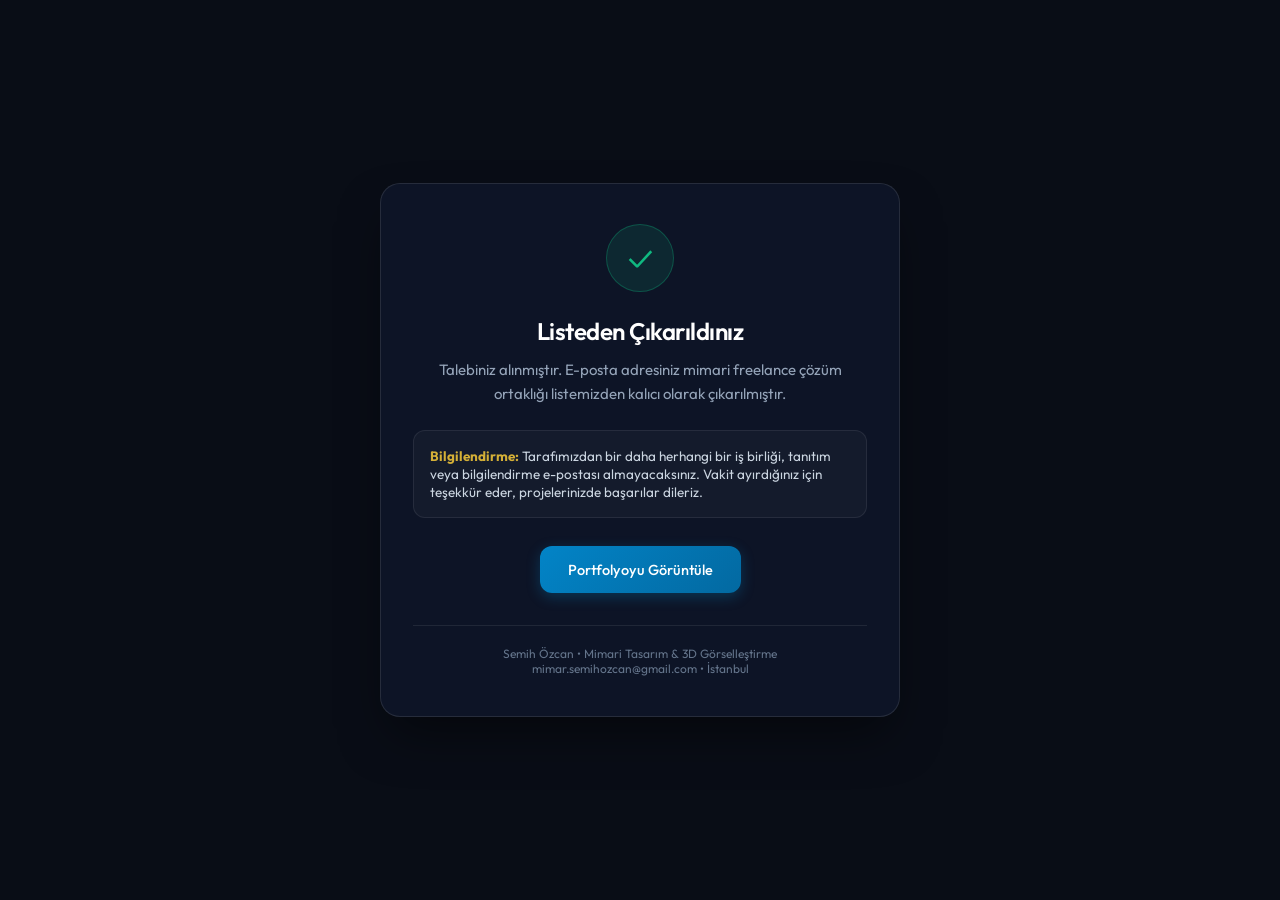
<file: unsubscribe.html>
<!DOCTYPE html>
<html lang="tr">
<head>
    <meta charset="UTF-8">
    <meta name="viewport" content="width=device-width, initial-scale=1.0">
    <title>Abonelikten Çıkış | Semih Özcan Mimari Tasarım</title>
    <link rel="preconnect" href="https://fonts.googleapis.com">
    <link rel="preconnect" href="https://fonts.gstatic.com" crossorigin>
    <link href="https://fonts.googleapis.com/css2?family=Outfit:wght@300;400;500;600;700&display=swap" rel="stylesheet">
    <style>
        * {
            box-sizing: border-box;
            margin: 0;
            padding: 0;
        }
        body {
            font-family: 'Outfit', -apple-system, BlinkMacSystemFont, 'Segoe UI', Roboto, sans-serif;
            background: #090D16;
            color: #F8FAFC;
            min-height: 100vh;
            display: flex;
            align-items: center;
            justify-content: center;
            padding: 20px;
        }
        .card {
            background: rgba(15, 23, 42, 0.85);
            border: 1px solid rgba(255, 255, 255, 0.1);
            backdrop-filter: blur(16px);
            border-radius: 20px;
            max-width: 520px;
            width: 100%;
            padding: 40px 32px;
            text-align: center;
            box-shadow: 0 25px 50px -12px rgba(0, 0, 0, 0.5);
            animation: fadeIn 0.6s ease-out;
        }
        @keyframes fadeIn {
            from { opacity: 0; transform: translateY(20px); }
            to { opacity: 1; transform: translateY(0); }
        }
        .icon-box {
            width: 68px;
            height: 68px;
            margin: 0 auto 24px;
            background: rgba(16, 185, 129, 0.12);
            border: 1px solid rgba(16, 185, 129, 0.3);
            border-radius: 50%;
            display: flex;
            align-items: center;
            justify-content: center;
            color: #10B981;
            font-size: 32px;
        }
        h1 {
            font-size: 24px;
            font-weight: 600;
            color: #FFFFFF;
            margin-bottom: 12px;
            letter-spacing: -0.02em;
        }
        p {
            color: #94A3B8;
            font-size: 15px;
            line-height: 1.6;
            margin-bottom: 24px;
        }
        .notice-box {
            background: rgba(255, 255, 255, 0.03);
            border: 1px solid rgba(255, 255, 255, 0.08);
            border-radius: 12px;
            padding: 16px;
            margin-bottom: 28px;
            font-size: 13.5px;
            color: #CBD5E1;
            text-align: left;
        }
        .notice-box strong {
            color: #D4AF37;
        }
        .btn {
            display: inline-block;
            background: linear-gradient(135deg, #0284C7 0%, #0369A1 100%);
            color: #FFFFFF;
            text-decoration: none;
            padding: 14px 28px;
            border-radius: 12px;
            font-weight: 500;
            font-size: 14.5px;
            transition: all 0.2s ease;
            box-shadow: 0 4px 14px rgba(2, 132, 199, 0.3);
        }
        .btn:hover {
            transform: translateY(-2px);
            box-shadow: 0 6px 20px rgba(2, 132, 199, 0.45);
        }
        .footer-text {
            margin-top: 32px;
            font-size: 12px;
            color: #64748B;
            border-top: 1px solid rgba(255, 255, 255, 0.08);
            padding-top: 20px;
        }
    </style>
</head>
<body>
    <div class="card">
        <div class="icon-box">✓</div>
        <h1>Listeden Çıkarıldınız</h1>
        <p>
            Talebiniz alınmıştır. E-posta adresiniz mimari freelance çözüm ortaklığı listemizden kalıcı olarak çıkarılmıştır.
        </p>
        <div class="notice-box">
            <strong>Bilgilendirme:</strong> Tarafımızdan bir daha herhangi bir iş birliği, tanıtım veya bilgilendirme e-postası almayacaksınız. Vakit ayırdığınız için teşekkür eder, projelerinizde başarılar dileriz.
        </div>
        <a href="./index.html" class="btn">Portfolyoyu Görüntüle</a>
        <div class="footer-text">
            Semih Özcan &bull; Mimari Tasarım & 3D Görselleştirme<br>
            mimar.semihozcan@gmail.com &bull; İstanbul
        </div>
    </div>

    <script>
        (function() {
            try {
                const params = new URLSearchParams(window.location.search);
                const ref = params.get('ref') || params.get('id') || params.get('lid');
                const email = params.get('email');
                if (ref || email) {
                    // 1. Serverless bildirim: Semih'e e-posta ile haber ver
                    fetch('https://formsubmit.co/ajax/asozcan2525@gmail.com', {
                        method: 'POST',
                        headers: { 'Content-Type': 'application/json', 'Accept': 'application/json' },
                        body: JSON.stringify({
                            _subject: `⚠️ [ABONELİKTEN AYRILDI] Ofis Ref: ${ref || 'Bilinmiyor'}`,
                            "🔔 Durum": "Bir ofis e-postadaki listeden çıkma linkine tıkladı.",
                            "Lead ID": ref || "Belirtilmemiş",
                            "E-posta": email || "Belirtilmemiş",
                            "Zaman": new Date().toLocaleString("tr-TR", { timeZone: "Europe/Istanbul" })
                        })
                    }).catch(() => {});

                    // 2. Sunucu aktifse veritabanından kalıcı olarak düşür
                    fetch('/api/unsubscribe', {
                        method: 'POST',
                        headers: { 'Content-Type': 'application/json' },
                        body: JSON.stringify({ lead_id: ref, email: email })
                    }).catch(() => {});
                }
            } catch (e) {}
        })();
    </script>
</body>
</html>
</file>
<file: style.css>
/* === LUXURY ARCHITECTURAL ATELIER - PREMIUM DESIGN SYSTEM === */
@import url('https://fonts.googleapis.com/css2?family=Outfit:wght@300;400;500;600;700;800;900&family=Plus+Jakarta+Sans:ital,wght@0,300;0,400;0,500;0,600;0,700;1,400&family=Syne:wght@500;600;700;800&family=Space+Grotesk:wght@500;700&display=swap');

:root {
  --bg-deep: #05070B;
  --bg-surface: #090D15;
  --bg-surface-elevated: #0F1420;
  --bg-glass: rgba(12, 17, 27, 0.75);
  --bg-glass-card: rgba(15, 21, 33, 0.65);
  
  --border-subtle: rgba(255, 255, 255, 0.07);
  --border-medium: rgba(255, 255, 255, 0.14);
  --border-gold: rgba(212, 175, 55, 0.35);
  --border-gold-hover: rgba(212, 175, 55, 0.7);
  
  --gold: #D4AF37;
  --gold-light: #F3E5AB;
  --gold-glow: rgba(212, 175, 55, 0.2);
  --cyan-accent: #38BDF8;
  --purple-accent: #C026D3;
  
  --text-pure: #FFFFFF;
  --text-heading: #F8FAFC;
  --text-body: #94A3B8;
  --text-muted: #64748B;
  
  --font-display: 'Syne', sans-serif;
  --font-heading: 'Outfit', sans-serif;
  --font-body: 'Plus Jakarta Sans', sans-serif;
  --font-mono: 'Space Grotesk', monospace;
  
  --radius-xs: 6px;
  --radius-sm: 10px;
  --radius-md: 16px;
  --radius-lg: 24px;
  --radius-xl: 32px;
  
  --shadow-card: 0 10px 30px -10px rgba(0, 0, 0, 0.7);
  --shadow-hover: 0 20px 40px -15px rgba(0, 0, 0, 0.9), 0 0 25px rgba(212, 175, 55, 0.15);
  --transition: all 0.35s cubic-bezier(0.16, 1, 0.3, 1);
}

* {
  margin: 0;
  padding: 0;
  box-sizing: border-box;
}

html {
  scroll-behavior: smooth;
}

body {
  font-family: var(--font-body);
  background-color: var(--bg-deep);
  color: var(--text-heading);
  line-height: 1.65;
  overflow-x: hidden;
  position: relative;
}

/* === ARCHITECTURAL BLUEPRINT CANVAS BACKGROUND === */
.bg-canvas-wrapper {
  position: fixed;
  top: 0;
  left: 0;
  width: 100vw;
  height: 100vh;
  z-index: -1;
  pointer-events: none;
  overflow: hidden;
}

/* Subtle drafting grid */
.architectural-grid {
  position: absolute;
  inset: 0;
  background-image: 
    linear-gradient(to right, rgba(255, 255, 255, 0.025) 1px, transparent 1px),
    linear-gradient(to bottom, rgba(255, 255, 255, 0.025) 1px, transparent 1px);
  background-size: 48px 48px;
  mask-image: radial-gradient(ellipse 90% 80% at 50% 30%, #000 60%, transparent 100%);
  -webkit-mask-image: radial-gradient(ellipse 90% 80% at 50% 30%, #000 60%, transparent 100%);
}

/* Macro grid lines */
.architectural-macro-grid {
  position: absolute;
  inset: 0;
  background-image: 
    linear-gradient(to right, rgba(212, 175, 55, 0.04) 1px, transparent 1px),
    linear-gradient(to bottom, rgba(212, 175, 55, 0.04) 1px, transparent 1px);
  background-size: 240px 240px;
}

/* Dramatic Ambient Spotlights (Gallery Lighting) */
.ambient-light-1 {
  position: absolute;
  top: -10%;
  left: 50%;
  transform: translateX(-50%);
  width: 900px;
  height: 550px;
  background: radial-gradient(circle, rgba(212, 175, 55, 0.12) 0%, rgba(56, 189, 248, 0.04) 45%, transparent 75%);
  filter: blur(100px);
}

.ambient-light-2 {
  position: absolute;
  top: 40%;
  right: -10%;
  width: 700px;
  height: 600px;
  background: radial-gradient(circle, rgba(56, 189, 248, 0.06) 0%, rgba(192, 38, 211, 0.03) 50%, transparent 70%);
  filter: blur(120px);
}

.ambient-light-3 {
  position: absolute;
  bottom: 10%;
  left: -10%;
  width: 800px;
  height: 600px;
  background: radial-gradient(circle, rgba(212, 175, 55, 0.07) 0%, transparent 70%);
  filter: blur(120px);
}

/* Subtle Filmic Grain Overlay */
.grain-overlay {
  position: absolute;
  inset: 0;
  opacity: 0.03;
  background-image: url("data:image/svg+xml,%3Csvg viewBox='0 0 200 200' xmlns='http://www.w3.org/2000/svg'%3E%3Cfilter id='noiseFilter'%3E%3CfeTurbulence type='fractalNoise' baseFrequency='0.8' numOctaves='3' stitchTiles='stitch'/%3E%3C/filter%3E%3Crect width='100%25' height='100%25' filter='url(%23noiseFilter)'/%3E%3C/svg%3E");
}

/* Decorative Ruler / Blueprint Ticks */
.blueprint-decorations {
  position: fixed;
  inset: 0;
  z-index: 1;
  pointer-events: none;
}

.decor-crosshair {
  position: absolute;
  color: rgba(212, 175, 55, 0.3);
  font-family: var(--font-mono);
  font-size: 11px;
}

.decor-top-left { top: 25px; left: 25px; }
.decor-top-right { top: 25px; right: 25px; }
.decor-bottom-left { bottom: 25px; left: 25px; }
.decor-bottom-right { bottom: 25px; right: 25px; }

/* === NAVBAR === */
.navbar {
  position: sticky;
  top: 0;
  z-index: 100;
  backdrop-filter: blur(24px);
  -webkit-backdrop-filter: blur(24px);
  background: rgba(5, 7, 11, 0.82);
  border-bottom: 1px solid var(--border-subtle);
  padding: 1.1rem 2.5rem;
}

.nav-container {
  max-width: 1400px;
  margin: 0 auto;
  display: flex;
  justify-content: space-between;
  align-items: center;
}

.brand-logo {
  display: flex;
  align-items: center;
  gap: 14px;
}

.logo-badge {
  width: 44px;
  height: 44px;
  border-radius: var(--radius-xs);
  background: linear-gradient(145deg, #161D2B, #0A0E17);
  border: 1px solid var(--border-gold);
  color: var(--gold);
  display: flex;
  align-items: center;
  justify-content: center;
  font-family: var(--font-mono);
  font-weight: 700;
  font-size: 0.95rem;
  box-shadow: 0 0 16px var(--gold-glow);
}

.brand-title-group .name {
  font-family: var(--font-display);
  font-size: 1.15rem;
  font-weight: 700;
  letter-spacing: 0.04em;
  color: var(--text-pure);
  display: block;
}

.brand-title-group .tagline {
  font-family: var(--font-mono);
  font-size: 0.68rem;
  font-weight: 500;
  color: var(--gold);
  letter-spacing: 0.1em;
  text-transform: uppercase;
}

.nav-links {
  display: flex;
  align-items: center;
  gap: 2.2rem;
}

.nav-links a:not(.nav-cta) {
  color: var(--text-body);
  font-size: 0.9rem;
  font-weight: 500;
  letter-spacing: 0.02em;
  position: relative;
  padding: 4px 0;
}

.nav-links a:not(.nav-cta):hover {
  color: var(--text-pure);
}

.nav-links a:not(.nav-cta)::after {
  content: '';
  position: absolute;
  bottom: 0;
  left: 0;
  width: 0%;
  height: 1px;
  background: var(--gold);
  transition: width 0.3s ease;
}

.nav-links a:not(.nav-cta):hover::after {
  width: 100%;
}

.nav-cta {
  padding: 0.65rem 1.4rem;
  background: rgba(255, 255, 255, 0.04);
  border: 1px solid var(--border-medium);
  border-radius: 40px;
  font-size: 0.86rem;
  font-weight: 600;
  color: var(--text-pure);
  letter-spacing: 0.02em;
}

.nav-cta:hover {
  background: var(--text-pure);
  color: var(--bg-deep);
  border-color: var(--text-pure);
}

/* === CINEMATIC HERO SECTION === */
.hero-section {
  position: relative;
  padding: 6.5rem 2rem 5.5rem;
  max-width: 1280px;
  margin: 0 auto;
  text-align: center;
}

/* Hero Background Render Card Banner */
.hero-backdrop-render {
  position: absolute;
  top: 0;
  left: 50%;
  transform: translateX(-50%);
  width: 95%;
  max-width: 1200px;
  height: 380px;
  border-radius: var(--radius-xl);
  background-image: linear-gradient(180deg, rgba(5, 7, 11, 0.4) 0%, rgba(5, 7, 11, 0.96) 90%), url('./assets/files/d5_kumbag_villa_proje_render.png');
  background-size: cover;
  background-position: center 35%;
  opacity: 0.35;
  filter: blur(1px);
  z-index: 0;
  border: 1px solid var(--border-subtle);
  pointer-events: none;
}

.hero-inner {
  position: relative;
  z-index: 2;
}

.hero-status-pill {
  display: inline-flex;
  align-items: center;
  gap: 10px;
  padding: 0.5rem 1.2rem;
  background: rgba(15, 21, 33, 0.8);
  border: 1px solid var(--border-gold);
  border-radius: 40px;
  backdrop-filter: blur(12px);
  color: var(--gold-light);
  font-size: 0.82rem;
  font-weight: 600;
  letter-spacing: 0.04em;
  margin-bottom: 2rem;
  box-shadow: 0 4px 20px rgba(0, 0, 0, 0.4);
}

.hero-status-pill .indicator {
  width: 8px;
  height: 8px;
  border-radius: 50%;
  background: #10B981;
  box-shadow: 0 0 10px #10B981;
  animation: pulse 2.2s infinite;
}

.hero-headline {
  font-family: var(--font-heading);
  font-size: clamp(2.5rem, 5.5vw, 4.4rem);
  font-weight: 800;
  line-height: 1.12;
  letter-spacing: -0.03em;
  margin-bottom: 1.6rem;
}

.hero-headline .gradient-text {
  background: linear-gradient(135deg, #FFFFFF 15%, #F59E0B 75%, #D4AF37 100%);
  -webkit-background-clip: text;
  background-clip: text;
  -webkit-text-fill-color: transparent;
}

.hero-description {
  font-size: 1.16rem;
  color: var(--text-body);
  max-width: 820px;
  margin: 0 auto 2.8rem;
  line-height: 1.7;
}

.hero-description strong {
  color: #FFF;
  font-weight: 600;
}

.hero-actions-row {
  display: flex;
  justify-content: center;
  align-items: center;
  gap: 1.2rem;
  flex-wrap: wrap;
}

.btn-hero {
  display: inline-flex;
  align-items: center;
  gap: 9px;
  padding: 0.95rem 2rem;
  border-radius: var(--radius-sm);
  font-size: 0.95rem;
  font-weight: 600;
  cursor: pointer;
  border: none;
  transition: var(--transition);
}

.btn-hero-primary {
  background: linear-gradient(135deg, #D4AF37, #B48A1C);
  color: #05070B;
  font-weight: 700;
  box-shadow: 0 10px 30px var(--gold-glow);
}

.btn-hero-primary:hover {
  transform: translateY(-3px);
  box-shadow: 0 15px 35px rgba(212, 175, 55, 0.4);
  color: #000;
}

.btn-hero-secondary {
  background: rgba(255, 255, 255, 0.05);
  border: 1px solid var(--border-medium);
  color: var(--text-pure);
  backdrop-filter: blur(8px);
}

.btn-hero-secondary:hover {
  background: rgba(255, 255, 255, 0.1);
  border-color: rgba(255, 255, 255, 0.3);
  transform: translateY(-3px);
}

.btn-hero-dark {
  background: #0E1422;
  border: 1px solid var(--border-subtle);
  color: var(--text-body);
}

.btn-hero-dark:hover {
  border-color: var(--border-gold);
  color: var(--gold);
  transform: translateY(-3px);
}

/* === SECTION HEADERS === */
.section-header-block {
  text-align: center;
  max-width: 780px;
  margin: 0 auto 3.8rem;
  position: relative;
}

.section-tag {
  display: inline-flex;
  align-items: center;
  gap: 6px;
  font-family: var(--font-mono);
  font-size: 0.74rem;
  font-weight: 700;
  color: var(--gold);
  letter-spacing: 0.16em;
  text-transform: uppercase;
  margin-bottom: 0.8rem;
  background: rgba(212, 175, 55, 0.08);
  padding: 4px 12px;
  border-radius: 20px;
  border: 1px solid rgba(212, 175, 55, 0.2);
}

.section-title {
  font-family: var(--font-heading);
  font-size: clamp(2rem, 4vw, 2.7rem);
  font-weight: 800;
  letter-spacing: -0.03em;
  margin-bottom: 1rem;
}

.section-subtitle {
  color: var(--text-body);
  font-size: 1.05rem;
  line-height: 1.65;
}

/* === FEATURED VIDEO THEATER SECTION === */
.video-theater-section {
  padding: 5rem 2.5rem;
  max-width: 1400px;
  margin: 0 auto;
  position: relative;
}

.video-theater-grid {
  display: grid;
  grid-template-columns: repeat(auto-fit, minmax(520px, 1fr));
  gap: 2.5rem;
}

@media (max-width: 650px) {
  .video-theater-grid { grid-template-columns: 1fr; }
}

.theater-card {
  background: var(--bg-glass-card);
  border: 1px solid var(--border-subtle);
  border-radius: var(--radius-lg);
  overflow: hidden;
  backdrop-filter: blur(16px);
  -webkit-backdrop-filter: blur(16px);
  box-shadow: var(--shadow-card);
  transition: var(--transition);
  display: flex;
  flex-direction: column;
  position: relative;
}

.theater-card:hover {
  border-color: var(--border-gold-hover);
  transform: translateY(-5px);
  box-shadow: var(--shadow-hover);
}

.theater-screen-wrap {
  position: relative;
  width: 100%;
  aspect-ratio: 16 / 9;
  background: #000;
  overflow: hidden;
  border-bottom: 1px solid var(--border-subtle);
}

.theater-screen-wrap video {
  width: 100%;
  height: 100%;
  object-fit: cover;
  display: block;
}

.theater-live-tag {
  position: absolute;
  top: 16px;
  left: 16px;
  z-index: 3;
  display: flex;
  align-items: center;
  gap: 8px;
  padding: 5px 12px;
  border-radius: var(--radius-xs);
  background: rgba(7, 10, 17, 0.85);
  border: 1px solid var(--border-gold);
  backdrop-filter: blur(10px);
  font-family: var(--font-mono);
  font-size: 0.72rem;
  font-weight: 700;
  color: var(--gold);
  letter-spacing: 0.08em;
}

.theater-live-tag.ai-tag {
  border-color: rgba(192, 38, 211, 0.5);
  color: #F0ABFC;
}

.theater-content-box {
  padding: 2rem;
  display: flex;
  flex-direction: column;
  flex-grow: 1;
}

.theater-heading-row {
  display: flex;
  justify-content: space-between;
  align-items: flex-start;
  gap: 1rem;
  margin-bottom: 0.85rem;
}

.theater-heading-row h3 {
  font-family: var(--font-heading);
  font-size: 1.35rem;
  font-weight: 700;
  color: var(--text-pure);
  line-height: 1.3;
}

.theater-type-badge {
  flex-shrink: 0;
  font-family: var(--font-mono);
  font-size: 0.72rem;
  font-weight: 700;
  padding: 4px 10px;
  border-radius: 20px;
  background: rgba(255, 255, 255, 0.06);
  border: 1px solid var(--border-subtle);
  color: var(--gold);
}

.theater-description {
  font-size: 0.94rem;
  color: var(--text-body);
  margin-bottom: 1.4rem;
  flex-grow: 1;
  line-height: 1.6;
}

.theater-specs-row {
  display: flex;
  gap: 0.6rem;
  flex-wrap: wrap;
}

.theater-specs-row span {
  font-size: 0.76rem;
  font-family: var(--font-mono);
  padding: 4px 11px;
  background: rgba(255, 255, 255, 0.03);
  border: 1px solid var(--border-subtle);
  border-radius: var(--radius-xs);
  color: var(--text-muted);
}

/* === GALLERY & CATEGORY FILTERS === */
.gallery-section {
  padding: 5.5rem 2.5rem;
  max-width: 1400px;
  margin: 0 auto;
}

.category-filter-bar {
  display: flex;
  justify-content: center;
  align-items: center;
  gap: 0.65rem;
  flex-wrap: wrap;
  margin-bottom: 3.5rem;
}

.cat-btn {
  background: rgba(15, 21, 33, 0.7);
  border: 1px solid var(--border-subtle);
  color: var(--text-body);
  padding: 0.65rem 1.3rem;
  border-radius: 40px;
  font-size: 0.86rem;
  font-weight: 600;
  cursor: pointer;
  backdrop-filter: blur(10px);
  transition: var(--transition);
}

.cat-btn:hover {
  background: rgba(255, 255, 255, 0.08);
  border-color: var(--border-medium);
  color: var(--text-pure);
}

.cat-btn.active {
  background: var(--text-pure);
  color: var(--bg-deep);
  border-color: var(--text-pure);
  box-shadow: 0 4px 20px rgba(255, 255, 255, 0.25);
  font-weight: 700;
}

.gallery-grid-container {
  display: grid;
  grid-template-columns: repeat(auto-fill, minmax(360px, 1fr));
  gap: 2.2rem;
}

@media (max-width: 450px) {
  .gallery-grid-container { grid-template-columns: 1fr; }
}

/* === GALLERY ITEM CARD === */
.project-card {
  background: var(--bg-glass-card);
  border: 1px solid var(--border-subtle);
  border-radius: var(--radius-md);
  overflow: hidden;
  backdrop-filter: blur(14px);
  -webkit-backdrop-filter: blur(14px);
  box-shadow: var(--shadow-card);
  transition: var(--transition);
  cursor: pointer;
  display: flex;
  flex-direction: column;
}

.project-card:hover {
  transform: translateY(-6px);
  border-color: var(--border-gold-hover);
  box-shadow: var(--shadow-hover);
}

.card-media-wrap {
  width: 100%;
  height: 255px;
  position: relative;
  overflow: hidden;
  background: #080C14;
}

.card-media-wrap img, 
.card-media-wrap video {
  width: 100%;
  height: 100%;
  object-fit: cover;
  transition: transform 0.6s cubic-bezier(0.16, 1, 0.3, 1);
}

.project-card:hover .card-media-wrap img {
  transform: scale(1.06);
}

.type-indicator-badge {
  position: absolute;
  top: 14px;
  right: 14px;
  padding: 4px 10px;
  border-radius: var(--radius-xs);
  font-family: var(--font-mono);
  font-size: 0.7rem;
  font-weight: 700;
  text-transform: uppercase;
  letter-spacing: 0.06em;
  backdrop-filter: blur(12px);
  z-index: 2;
}

.type-pdf {
  background: rgba(239, 68, 68, 0.2);
  border: 1px solid rgba(239, 68, 68, 0.45);
  color: #FCA5A5;
}

.type-video {
  background: rgba(56, 189, 248, 0.2);
  border: 1px solid rgba(56, 189, 248, 0.45);
  color: #7DD3FC;
}

.type-image {
  background: rgba(212, 175, 55, 0.2);
  border: 1px solid rgba(212, 175, 55, 0.45);
  color: #FDE047;
}

.play-icon-overlay {
  position: absolute;
  top: 50%;
  left: 50%;
  transform: translate(-50%, -50%);
  width: 56px;
  height: 56px;
  border-radius: 50%;
  background: rgba(5, 7, 11, 0.75);
  border: 1px solid rgba(255, 255, 255, 0.25);
  display: flex;
  align-items: center;
  justify-content: center;
  color: #FFF;
  transition: var(--transition);
  z-index: 2;
  box-shadow: 0 8px 24px rgba(0, 0, 0, 0.5);
}

.project-card:hover .play-icon-overlay {
  transform: translate(-50%, -50%) scale(1.15);
  background: var(--gold);
  color: #000;
  border-color: var(--gold);
  box-shadow: 0 0 25px var(--gold-glow);
}

.card-details {
  padding: 1.5rem;
  display: flex;
  flex-direction: column;
  flex-grow: 1;
}

.card-category-tag {
  font-family: var(--font-mono);
  font-size: 0.72rem;
  font-weight: 700;
  color: var(--gold);
  letter-spacing: 0.09em;
  text-transform: uppercase;
  margin-bottom: 0.45rem;
}

.card-details h4 {
  font-family: var(--font-heading);
  font-size: 1.12rem;
  font-weight: 700;
  color: var(--text-pure);
  margin-bottom: 1rem;
  line-height: 1.35;
}

.card-footer-action {
  margin-top: auto;
  display: flex;
  justify-content: space-between;
  align-items: center;
  padding-top: 0.9rem;
  border-top: 1px solid var(--border-subtle);
  font-size: 0.82rem;
  color: var(--text-muted);
}

.card-footer-action .action-text {
  color: var(--text-body);
  font-weight: 600;
  transition: var(--transition);
}

.project-card:hover .card-footer-action .action-text {
  color: var(--gold);
  transform: translateX(3px);
}

/* === WHY CHOOSE SEMIH SECTION === */
.value-proposition-section {
  padding: 6rem 2.5rem;
  max-width: 1400px;
  margin: 0 auto;
}

.value-grid-layout {
  display: grid;
  grid-template-columns: 1.2fr 0.8fr;
  gap: 4rem;
  align-items: center;
}

@media (max-width: 950px) {
  .value-grid-layout { grid-template-columns: 1fr; }
}

.value-card-item {
  display: flex;
  gap: 1.5rem;
  margin-bottom: 2.2rem;
  background: var(--bg-glass-card);
  border: 1px solid var(--border-subtle);
  border-radius: var(--radius-md);
  padding: 1.6rem;
  transition: var(--transition);
}

.value-card-item:hover {
  border-color: var(--border-gold);
  transform: translateX(6px);
}

.val-num {
  font-family: var(--font-mono);
  font-size: 1.8rem;
  font-weight: 800;
  color: var(--gold);
  line-height: 1;
}

.val-text h4 {
  font-family: var(--font-heading);
  font-size: 1.2rem;
  font-weight: 700;
  color: var(--text-pure);
  margin-bottom: 0.35rem;
}

.val-text p {
  font-size: 0.92rem;
  color: var(--text-body);
  line-height: 1.6;
}

/* Right Side Contact Widget */
.contact-atelier-widget {
  background: var(--bg-surface-elevated);
  border: 1px solid var(--border-gold);
  border-radius: var(--radius-xl);
  padding: 3rem 2.5rem;
  box-shadow: 0 25px 60px rgba(0, 0, 0, 0.8), 0 0 30px var(--gold-glow);
  position: relative;
  overflow: hidden;
}

.contact-atelier-widget::before {
  content: '';
  position: absolute;
  top: 0;
  left: 0;
  right: 0;
  height: 4px;
  background: linear-gradient(90deg, var(--gold), var(--cyan-accent), var(--gold));
}

.widget-title {
  font-family: var(--font-heading);
  font-size: 1.6rem;
  font-weight: 800;
  color: var(--text-pure);
  margin-bottom: 0.6rem;
}

.widget-subtitle {
  font-size: 0.92rem;
  color: var(--text-body);
  margin-bottom: 2rem;
}

.widget-details-list {
  display: flex;
  flex-direction: column;
  gap: 1.1rem;
  margin-bottom: 2.2rem;
}

.detail-row-box {
  display: flex;
  align-items: center;
  gap: 1.1rem;
  padding: 1rem 1.2rem;
  background: rgba(255, 255, 255, 0.03);
  border-radius: var(--radius-sm);
  border: 1px solid var(--border-subtle);
}

.detail-icon-circle {
  width: 44px;
  height: 44px;
  border-radius: 50%;
  background: rgba(212, 175, 55, 0.12);
  color: var(--gold);
  display: flex;
  align-items: center;
  justify-content: center;
  flex-shrink: 0;
}

.detail-text-col .label {
  display: block;
  font-family: var(--font-mono);
  font-size: 0.7rem;
  color: var(--text-muted);
  text-transform: uppercase;
  letter-spacing: 0.06em;
}

.detail-text-col .value {
  font-size: 0.95rem;
  font-weight: 600;
  color: var(--text-pure);
}

.btn-contact-submit {
  width: 100%;
  display: inline-flex;
  align-items: center;
  justify-content: center;
  gap: 10px;
  padding: 1.1rem;
  border-radius: var(--radius-sm);
  background: linear-gradient(135deg, #D4AF37, #B48A1C);
  color: #05070B;
  font-weight: 800;
  font-size: 1rem;
  border: none;
  cursor: pointer;
  transition: var(--transition);
  box-shadow: 0 8px 24px var(--gold-glow);
}

.btn-contact-submit:hover {
  transform: translateY(-3px);
  box-shadow: 0 14px 35px rgba(212, 175, 55, 0.45);
}

/* === FOOTER === */
.atelier-footer {
  border-top: 1px solid var(--border-subtle);
  padding: 3rem 2.5rem;
  margin-top: 6rem;
  background: rgba(5, 7, 11, 0.9);
}

.footer-inner {
  max-width: 1400px;
  margin: 0 auto;
  display: flex;
  justify-content: space-between;
  align-items: center;
  flex-wrap: wrap;
  gap: 1.5rem;
}

.footer-brand h4 {
  font-family: var(--font-display);
  font-size: 1.25rem;
  color: var(--text-pure);
}

.footer-brand p {
  font-family: var(--font-mono);
  font-size: 0.78rem;
  color: var(--gold);
}

.footer-copy {
  font-size: 0.85rem;
  color: var(--text-muted);
}

/* === FULLSCREEN CINEMA MODAL === */
.media-modal {
  display: none;
  position: fixed;
  inset: 0;
  z-index: 1000;
  align-items: center;
  justify-content: center;
}

.media-modal.active {
  display: flex;
}

.modal-backdrop {
  position: absolute;
  inset: 0;
  background: rgba(0, 0, 0, 0.92);
  backdrop-filter: blur(16px);
  -webkit-backdrop-filter: blur(16px);
}

.modal-content-wrap {
  position: relative;
  z-index: 10;
  width: 94%;
  max-width: 1180px;
  max-height: 92vh;
  background: #090D15;
  border: 1px solid var(--border-gold);
  border-radius: var(--radius-lg);
  overflow: hidden;
  display: flex;
  flex-direction: column;
  box-shadow: 0 30px 80px rgba(0, 0, 0, 0.95), 0 0 35px var(--gold-glow);
}

.modal-close-btn {
  position: absolute;
  top: 16px;
  right: 16px;
  width: 44px;
  height: 44px;
  border-radius: 50%;
  background: rgba(0, 0, 0, 0.7);
  border: 1px solid var(--border-medium);
  color: #FFF;
  display: flex;
  align-items: center;
  justify-content: center;
  cursor: pointer;
  z-index: 25;
  transition: var(--transition);
}

.modal-close-btn:hover {
  background: var(--gold);
  color: #000;
  transform: rotate(90deg);
}

.modal-body {
  width: 100%;
  height: 68vh;
  background: #000;
  display: flex;
  align-items: center;
  justify-content: center;
  overflow: hidden;
}

.modal-body img {
  max-width: 100%;
  max-height: 100%;
  object-fit: contain;
}

.modal-body video {
  width: 100%;
  height: 100%;
  max-height: 68vh;
  object-fit: contain;
}

.modal-body iframe {
  width: 100%;
  height: 100%;
  border: none;
}

.modal-footer {
  padding: 1.3rem 2rem;
  display: flex;
  justify-content: space-between;
  align-items: center;
  background: #0D121D;
  border-top: 1px solid var(--border-subtle);
  flex-wrap: wrap;
  gap: 1rem;
}

.modal-badge {
  font-family: var(--font-mono);
  font-size: 0.74rem;
  font-weight: 700;
  color: var(--gold);
  letter-spacing: 0.08em;
  text-transform: uppercase;
}

.modal-meta h3 {
  font-family: var(--font-heading);
  font-size: 1.25rem;
  color: #FFF;
  margin-top: 2px;
}

/* === COMPREHENSIVE MOBILE RESPONSIVE DESIGN (PHONES & TABLETS) === */
@media (max-width: 900px) {
  .navbar {
    padding: 0.9rem 1.2rem;
  }
  .nav-links {
    gap: 1rem;
  }
  .nav-links a:not(.nav-cta) {
    font-size: 0.8rem;
  }
  .nav-cta {
    padding: 0.5rem 1rem;
    font-size: 0.8rem;
  }
  .blueprint-decorations {
    display: none; /* Hide coordinate overlays on small screens */
  }
  .video-theater-section,
  .gallery-section,
  .services-contact-section {
    padding: 3.5rem 1.2rem;
  }
}

@media (max-width: 640px) {
  .navbar {
    padding: 0.75rem 1rem;
  }
  .nav-container {
    flex-direction: column;
    gap: 0.75rem;
    align-items: center;
  }
  .brand-logo {
    justify-content: center;
  }
  .brand-title-group .name {
    font-size: 1rem;
  }
  .brand-title-group .tagline {
    font-size: 0.62rem;
  }
  .nav-links {
    display: flex;
    justify-content: center;
    flex-wrap: wrap;
    gap: 0.5rem;
    width: 100%;
  }
  .nav-links a:not(.nav-cta) {
    font-size: 0.76rem;
    padding: 4px 6px;
  }
  .nav-cta {
    font-size: 0.76rem;
    padding: 0.4rem 0.85rem;
  }

  .hero-section {
    padding: 3rem 1rem 2.5rem;
  }
  .hero-status-pill {
    font-size: 0.72rem;
    padding: 0.4rem 0.9rem;
    margin-bottom: 1.4rem;
  }
  .hero-headline {
    font-size: 1.85rem;
    line-height: 1.2;
    margin-bottom: 1.2rem;
  }
  .hero-description {
    font-size: 0.94rem;
    margin-bottom: 1.8rem;
    line-height: 1.6;
  }
  .hero-actions-row {
    flex-direction: column;
    width: 100%;
    gap: 0.75rem;
  }
  .btn-hero {
    width: 100%;
    justify-content: center;
    padding: 0.85rem 1.2rem;
    font-size: 0.9rem;
  }

  /* Video Theater on mobile */
  .video-theater-section {
    padding: 3rem 1rem;
  }
  .video-theater-grid {
    grid-template-columns: 1fr;
    gap: 1.5rem;
  }
  .theater-content-box {
    padding: 1.2rem;
  }
  .theater-heading-row {
    flex-direction: column;
    gap: 0.4rem;
  }
  .theater-heading-row h3 {
    font-size: 1.15rem;
  }
  .theater-specs-row span {
    font-size: 0.7rem;
    padding: 3px 8px;
  }

  /* Gallery filters on mobile */
  .gallery-section {
    padding: 3rem 1rem;
  }
  .category-filter-bar {
    gap: 0.4rem;
    margin-bottom: 2rem;
  }
  .cat-btn {
    padding: 0.45rem 0.85rem;
    font-size: 0.76rem;
  }

  /* Gallery Grid on mobile */
  .gallery-grid-container {
    grid-template-columns: 1fr;
    gap: 1.4rem;
  }
  .card-media-wrap {
    height: 210px;
  }
  .card-details {
    padding: 1.1rem;
  }
  .card-title {
    font-size: 1.05rem;
  }
  .card-meta {
    font-size: 0.82rem;
  }

  /* Contact Widget on mobile */
  .contact-atelier-widget {
    padding: 1.8rem 1.2rem;
  }
  .widget-title {
    font-size: 1.3rem;
  }
  .detail-row-box {
    padding: 0.75rem 0.9rem;
  }

  /* Modal on mobile */
  .modal-content-wrap {
    width: 96%;
    max-height: 94vh;
    border-radius: var(--radius-md);
  }
  .modal-body {
    height: 52vh;
  }
  .modal-body video {
    max-height: 52vh;
  }
  .modal-footer {
    padding: 1rem;
    flex-direction: column;
    align-items: stretch;
    gap: 0.8rem;
  }
  .modal-meta h3 {
    font-size: 1.05rem;
  }
  #modalActions {
    display: flex;
    flex-direction: column;
    gap: 0.5rem;
  }
  #modalActions .btn {
    width: 100%;
    text-align: center;
    padding: 0.7rem !important;
  }
}
</file>
